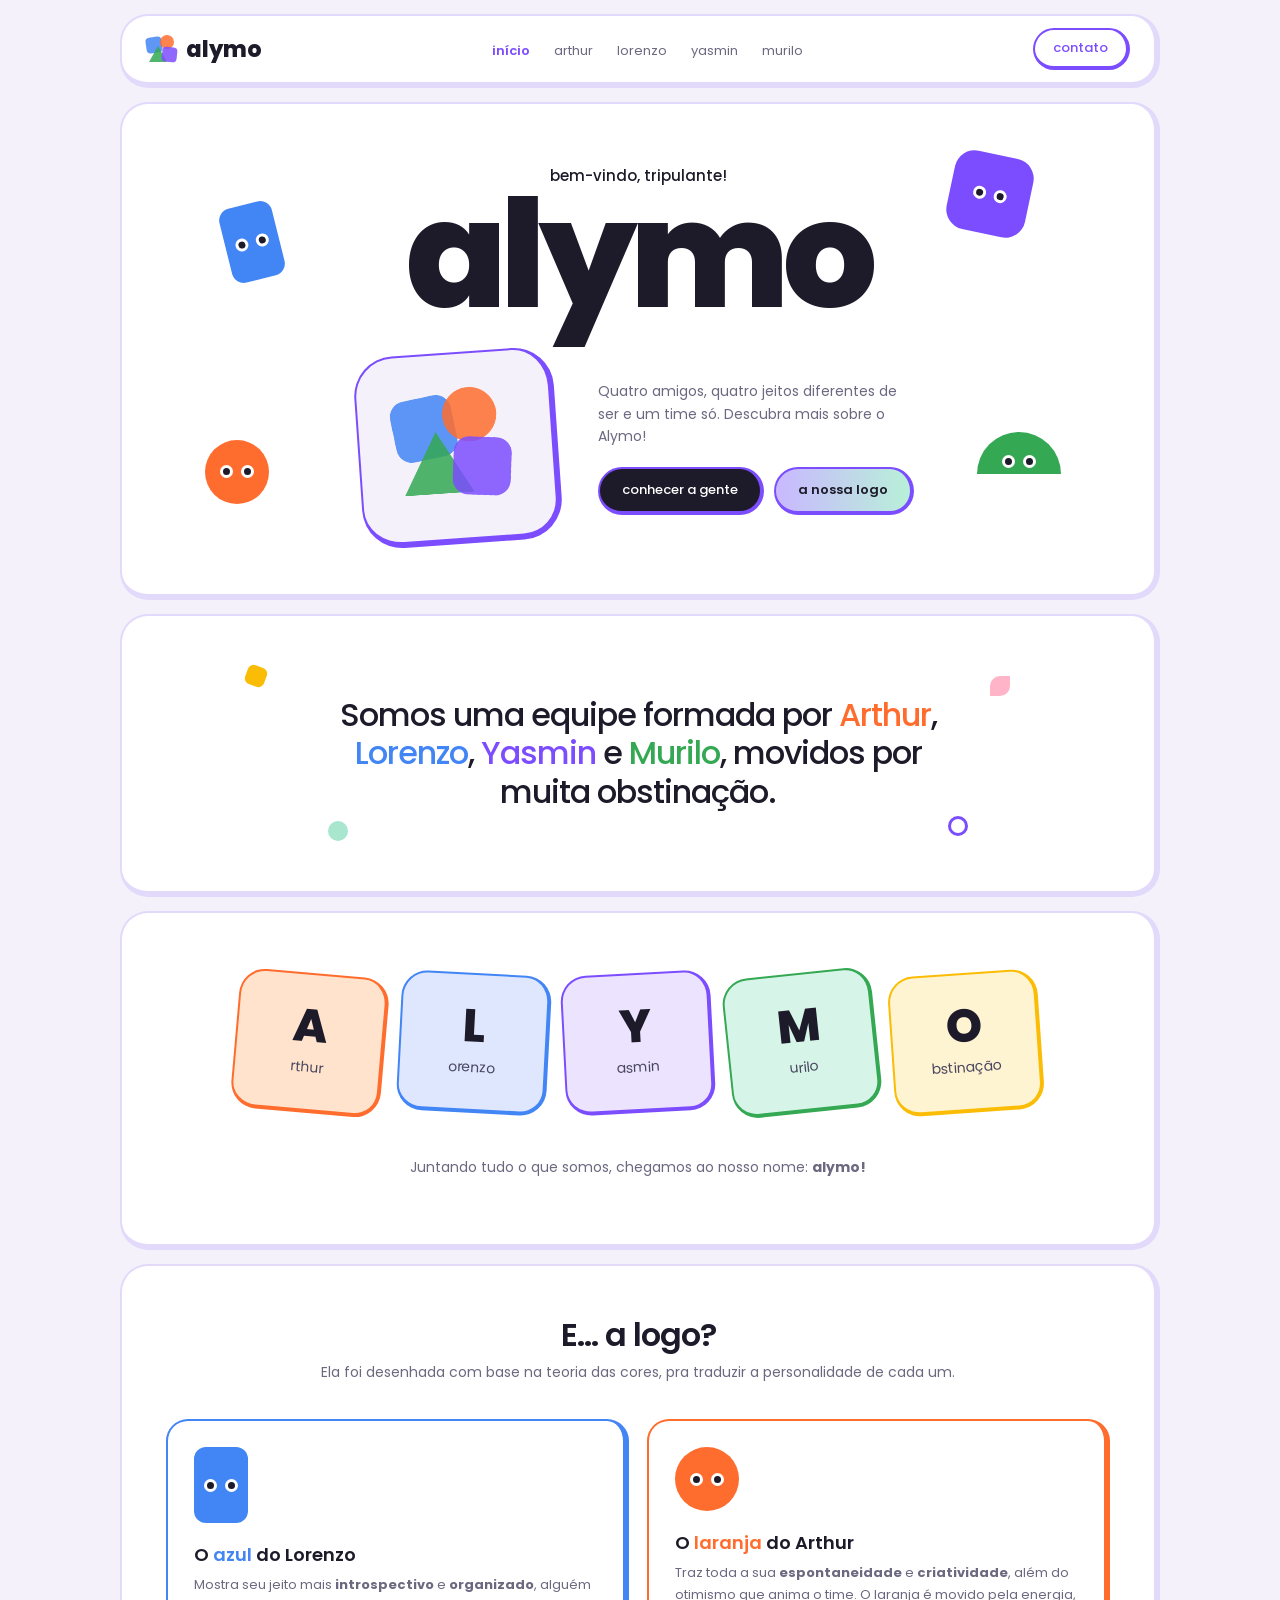
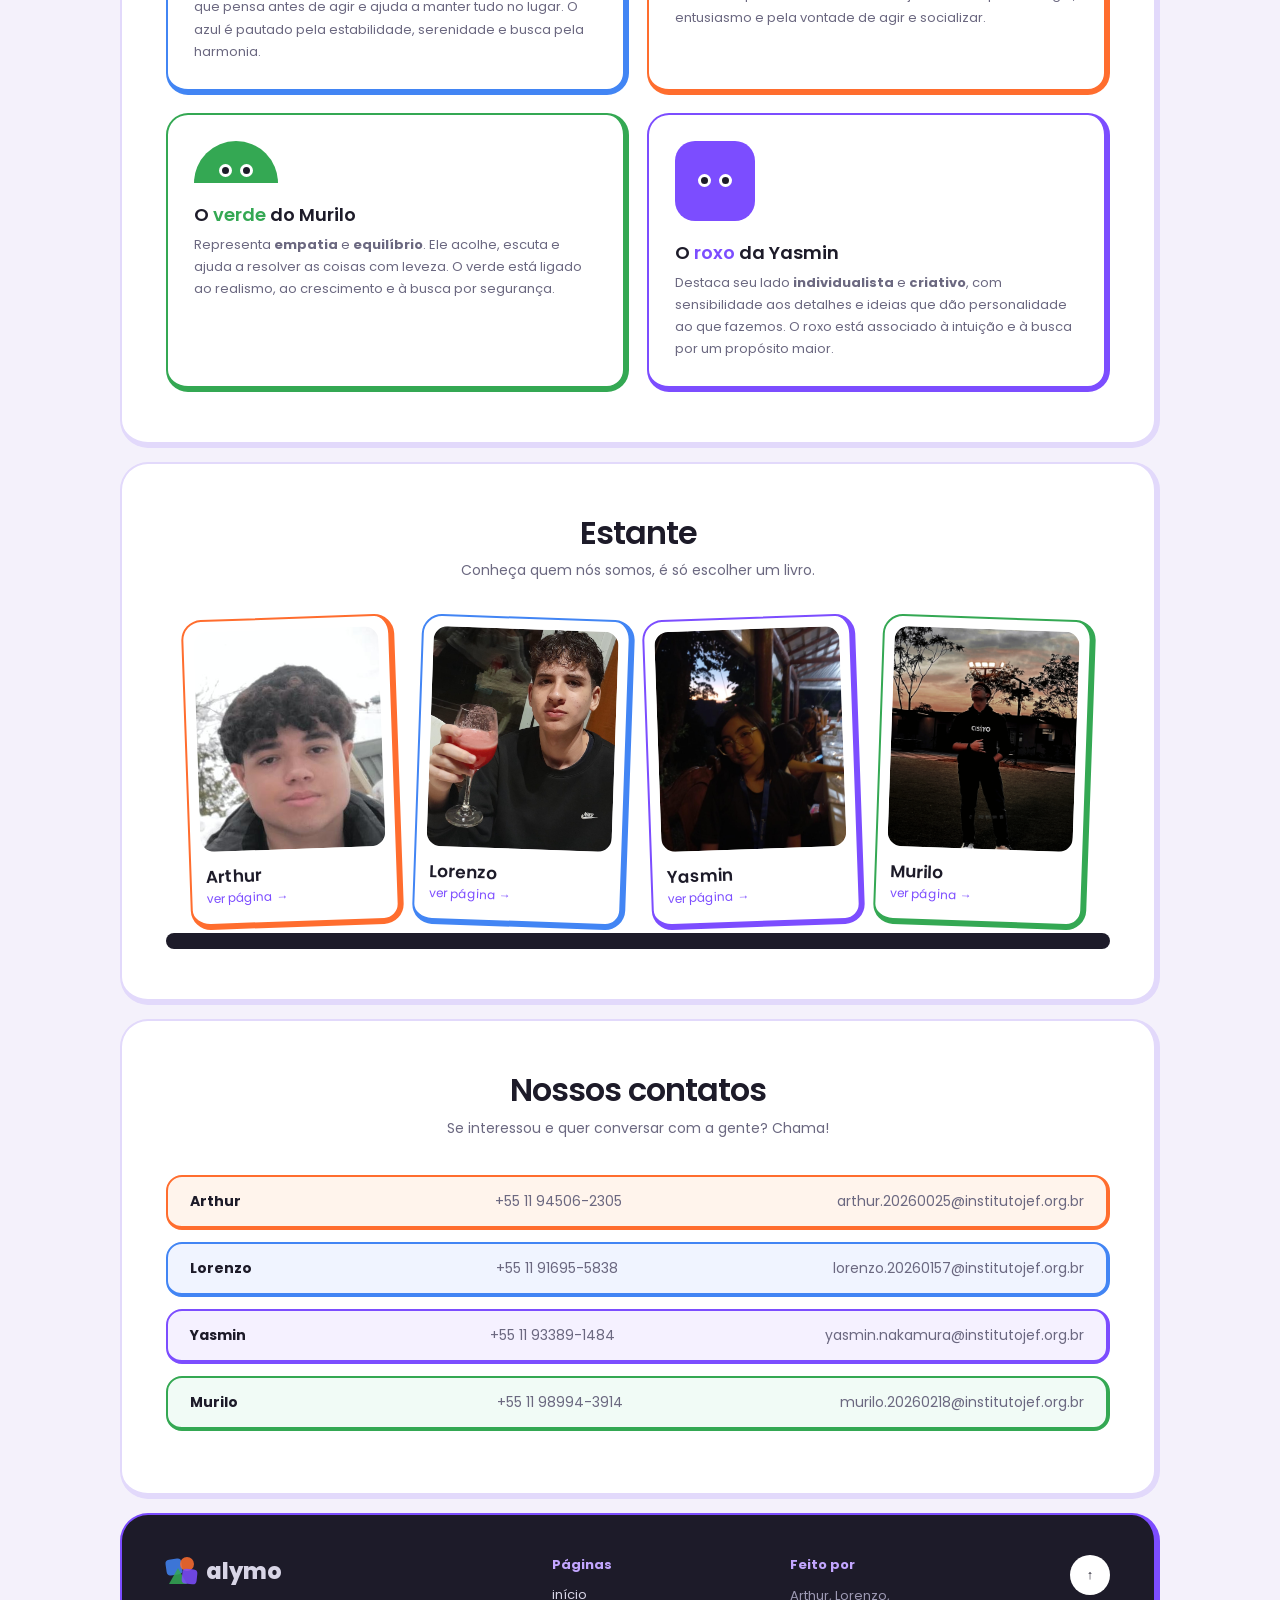
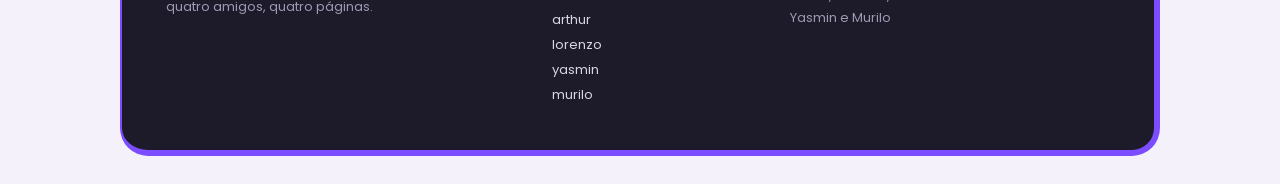
<file: index.html>
<!DOCTYPE html>
<html lang="pt-br">
<head>
    <meta charset="UTF-8">
    <meta name="viewport" content="width=device-width, initial-scale=1.0">
    <title>alymo - início</title>
    <link rel="icon" type="image/png" href="logo_alymo.png">
    <link href="https://fonts.googleapis.com/css2?family=Poppins:wght@400;500;600;800&display=swap" rel="stylesheet">
    <link rel="stylesheet" href="style.css">
</head>
<body>

    <!-- menu -->
    <nav>
        <a href="index.html" class="logo">
            <div class="formas"><span class="f1"></span><span class="f2"></span><span class="f3"></span><span class="f4"></span></div>
            alymo
        </a>
        <div class="links">
            <a href="index.html" class="ativo">início</a>
            <a href="arthur.html">arthur</a>
            <a href="lorenzoPagina.html">lorenzo</a>
            <a href="yasmin.html">yasmin</a>
            <a href="murilo.html">murilo</a>
        </div>
        <a href="#contatos" class="btn borda">contato</a>
    </nav>

    <section class="hero">
        <div class="bicho yasmin" title="yasmin"><i></i><i></i></div>
        <div class="bicho lorenzo" title="lorenzo"><i></i><i></i></div>
        <div class="bicho murilo" title="murilo"><i></i><i></i></div>
        <div class="bicho arthur" title="arthur"><i></i><i></i></div>

        <p class="oi">bem-vindo, tripulante!</p>
        <h1>alymo</h1>

        <div class="hero-baixo">
            <img src="logo_alymo.png" alt="logo alymo" class="logao">
            <div>
                <p>Quatro amigos, quatro jeitos diferentes de ser e um time só. Descubra mais sobre o Alymo!</p>
                <a href="#estante" class="btn preto">conhecer a gente</a>
                <a href="#logo" class="btn cor">a nossa logo</a>
            </div>
        </div>
    </section>

    <!-- quem somos -->
    <section class="frase">
        <span class="enfeite e1"></span><span class="enfeite e2"></span><span class="enfeite e3"></span><span class="enfeite e4"></span>
        <h2>Somos uma equipe formada por <span class="laranja">Arthur</span>, <span class="azulzinho">Lorenzo</span>, <span class="roxo">Yasmin</span> e <span class="verdinho">Murilo</span>, movidos por muita obstinação.</h2>
    </section>

    <section class="numeros">
        <div class="num pessego"><b>A</b>rthur</div>
        <div class="num azul"><b>L</b>orenzo</div>
        <div class="num lilas"><b>Y</b>asmin</div>
        <div class="num verde"><b>M</b>urilo</div>
        <div class="num amarelo"><b>O</b>bstinação</div>
        <p class="sub">Juntando tudo o que somos, chegamos ao nosso nome: <b>alymo!</b></p>
    </section>

    <section id="logo">
        <h2>E... a logo?</h2>
        <p class="sub">Ela foi desenhada com base na teoria das cores, pra traduzir a personalidade de cada um.</p>
        <div class="cards">
            <div class="card">
                <div class="bicho lorenzo"><i></i><i></i></div>
                <h3>O <span class="azulzinho">azul</span> do Lorenzo</h3>
                <p>Mostra seu jeito mais <b>introspectivo</b> e <b>organizado</b>, alguém que pensa antes de agir e ajuda a manter tudo no lugar. O azul é pautado pela estabilidade, serenidade e busca pela harmonia.</p>
            </div>
            <div class="card">
                <div class="bicho arthur"><i></i><i></i></div>
                <h3>O <span class="laranja">laranja</span> do Arthur</h3>
                <p>Traz toda a sua <b>espontaneidade</b> e <b>criatividade</b>, além do otimismo que anima o time. O laranja é movido pela energia, entusiasmo e pela vontade de agir e socializar.</p>
            </div>
            <div class="card">
                <div class="bicho murilo"><i></i><i></i></div>
                <h3>O <span class="verdinho">verde</span> do Murilo</h3>
                <p>Representa <b>empatia</b> e <b>equilíbrio</b>. Ele acolhe, escuta e ajuda a resolver as coisas com leveza. O verde está ligado ao realismo, ao crescimento e à busca por segurança.</p>
            </div>
            <div class="card">
                <div class="bicho yasmin"><i></i><i></i></div>
                <h3>O <span class="roxo">roxo</span> da Yasmin</h3>
                <p>Destaca seu lado <b>individualista</b> e <b>criativo</b>, com sensibilidade aos detalhes e ideias que dão personalidade ao que fazemos. O roxo está associado à intuição e à busca por um propósito maior.</p>
            </div>
        </div>
    </section>

    <!-- estante com a gente -->
    <section id="estante">
        <h2>Estante</h2>
        <p class="sub">Conheça quem nós somos, é só escolher um livro.</p>
        <div class="estante">
            <a href="arthur.html" class="pessoa"><img src="imgArthur/arthur1.jpg" alt="arthur"><h3>Arthur</h3><p>ver página →</p></a>
            <a href="lorenzoPagina.html" class="pessoa"><img src="imagens para o trabalho/eu mesmo.jpg" alt="lorenzo"><h3>Lorenzo</h3><p>ver página →</p></a>
            <a href="yasmin.html" class="pessoa"><img src="yasmin_fotos/yasmin1.jpeg" alt="yasmin"><h3>Yasmin</h3><p>ver página →</p></a>
            <a href="murilo.html" class="pessoa"><img src="MuriloFotos/MuriloFoto.jpeg" alt="murilo"><h3>Murilo</h3><p>ver página →</p></a>
        </div>
        <div class="prateleira"></div>
    </section>

    <section id="contatos">
        <h2>Nossos contatos</h2>
        <p class="sub">Se interessou e quer conversar com a gente? Chama!</p>
        <div class="contato"><b>Arthur</b><span>+55 11 94506-2305</span><a href="mailto:arthur.20260025@institutojef.org.br">arthur.20260025@institutojef.org.br</a></div>
        <div class="contato"><b>Lorenzo</b><span>+55 11 91695-5838</span><a href="mailto:lorenzo.20260157@institutojef.org.br">lorenzo.20260157@institutojef.org.br</a></div>
        <div class="contato"><b>Yasmin</b><span>+55 11 93389-1484</span><a href="mailto:yasmin.nakamura@institutojef.org.br">yasmin.nakamura@institutojef.org.br</a></div>
        <div class="contato"><b>Murilo</b><span>+55 11 98994-3914</span><a href="mailto:murilo.20260218@institutojef.org.br">murilo.20260218@institutojef.org.br</a></div>
    </section>

    <footer>
        <div>
            <a href="index.html" class="logo">
                <div class="formas"><span class="f1"></span><span class="f2"></span><span class="f3"></span><span class="f4"></span></div>
                alymo
            </a>
            <p>quatro amigos, quatro páginas.</p>
        </div>
        <div>
            <h4>Páginas</h4>
            <a href="index.html">início</a>
            <a href="arthur.html">arthur</a>
            <a href="lorenzoPagina.html">lorenzo</a>
            <a href="yasmin.html">yasmin</a>
            <a href="murilo.html">murilo</a>
        </div>
        <div>
            <h4>Feito por</h4>
            <p>Arthur, Lorenzo,<br>Yasmin e Murilo</p>
        </div>
        <a href="#" class="topo">↑</a>
    </footer>

</body>
</html>
</file>
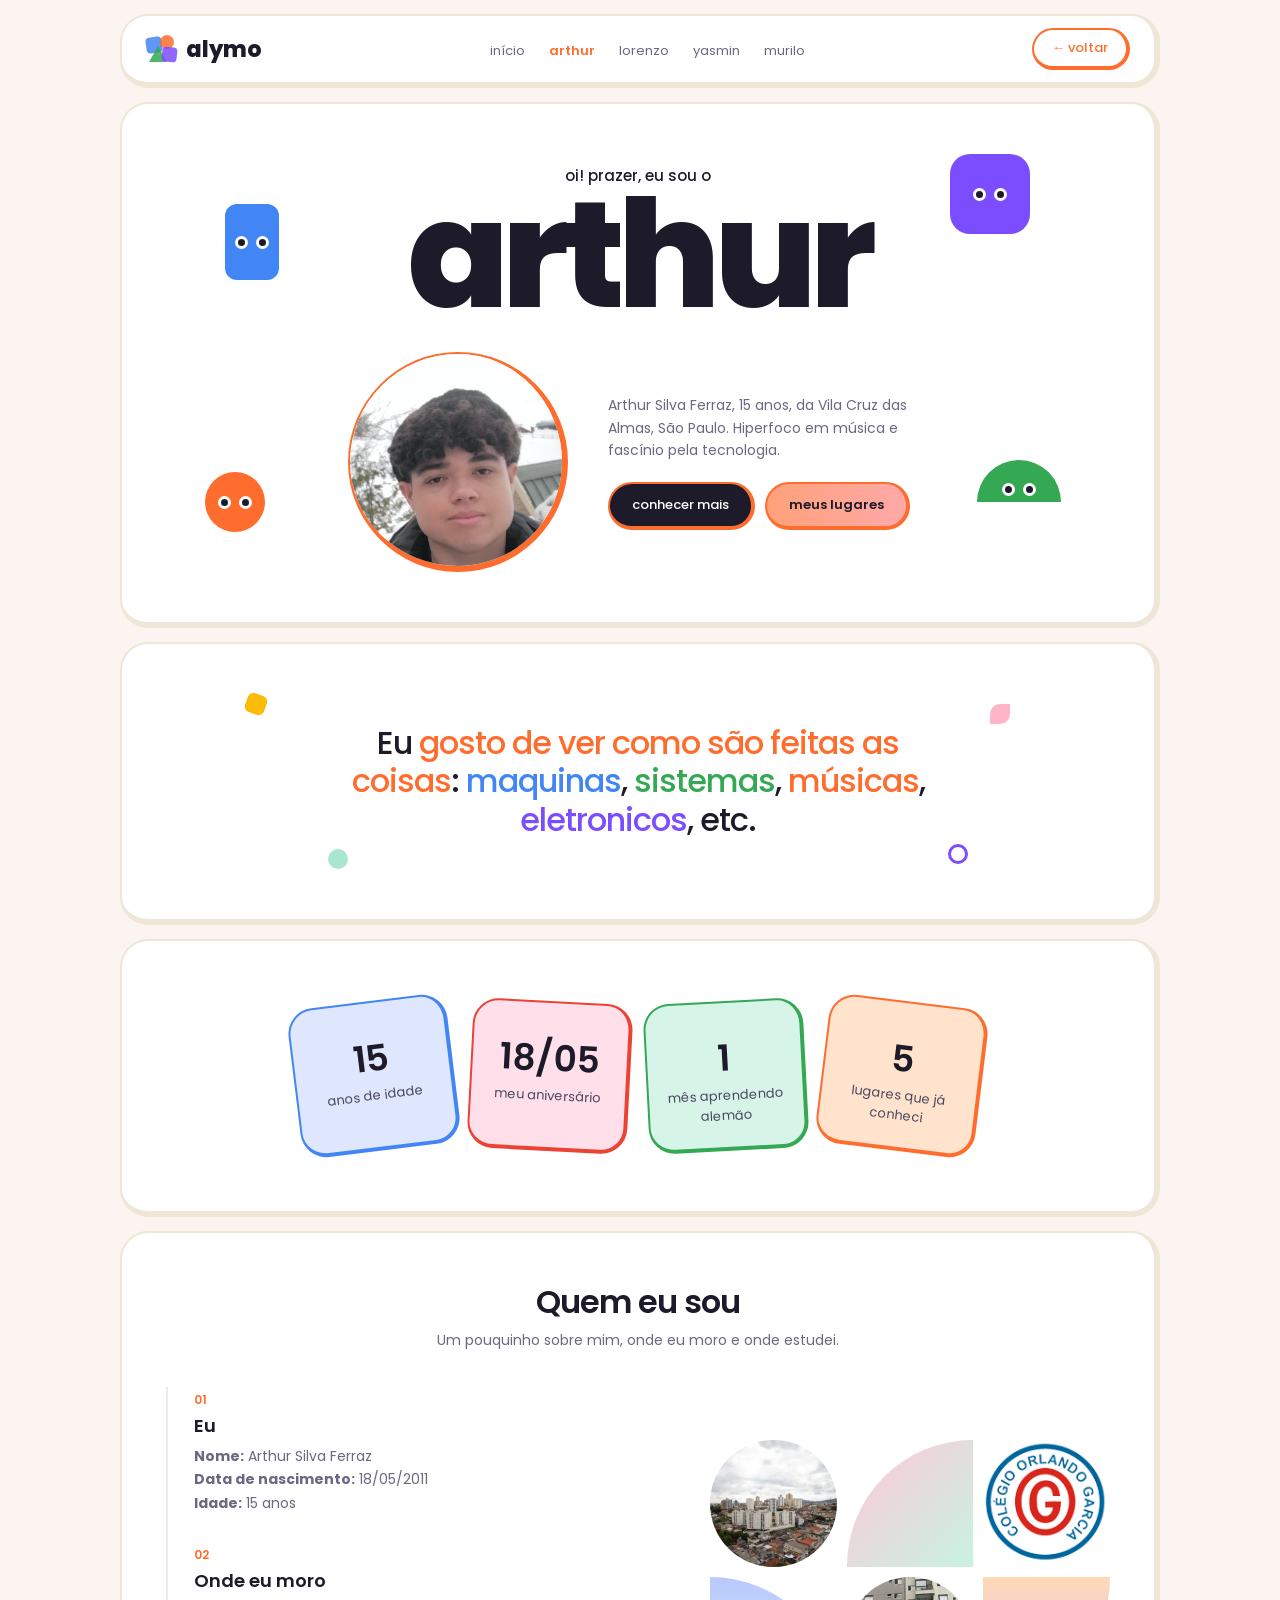
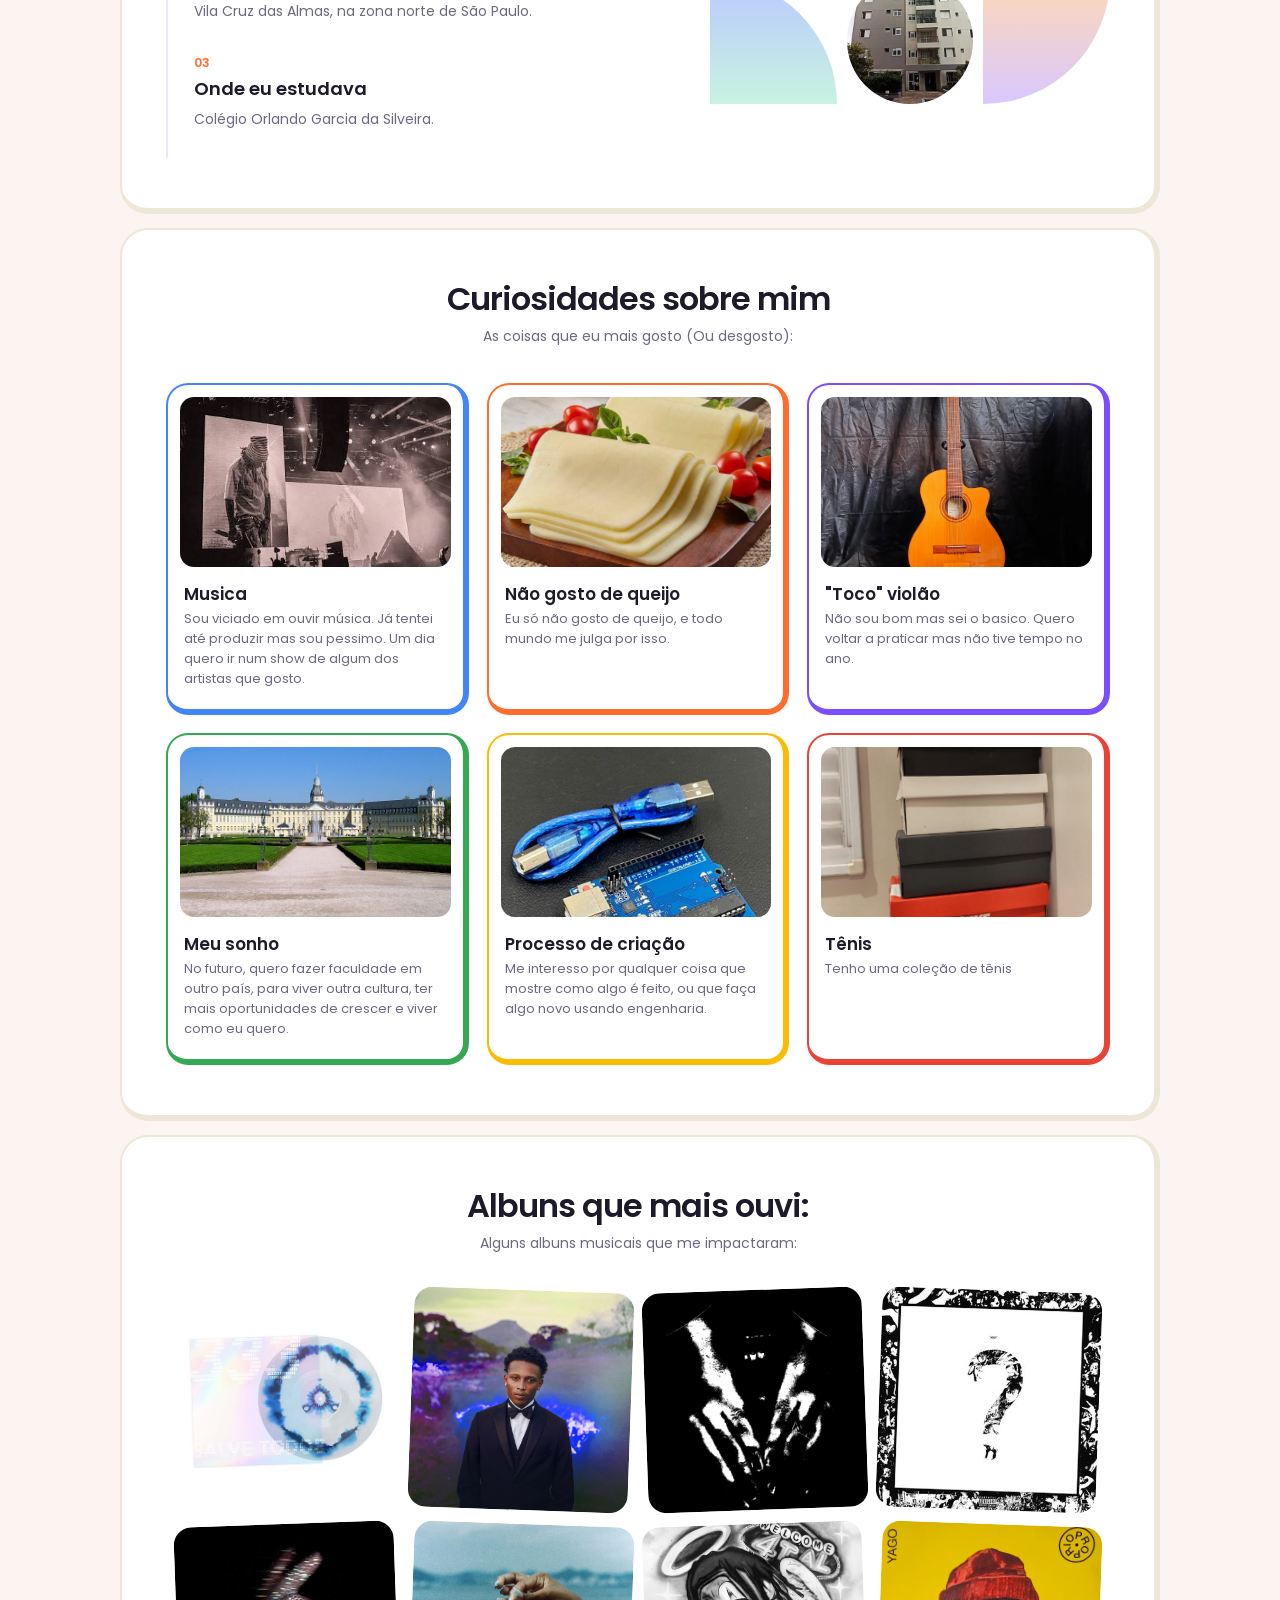
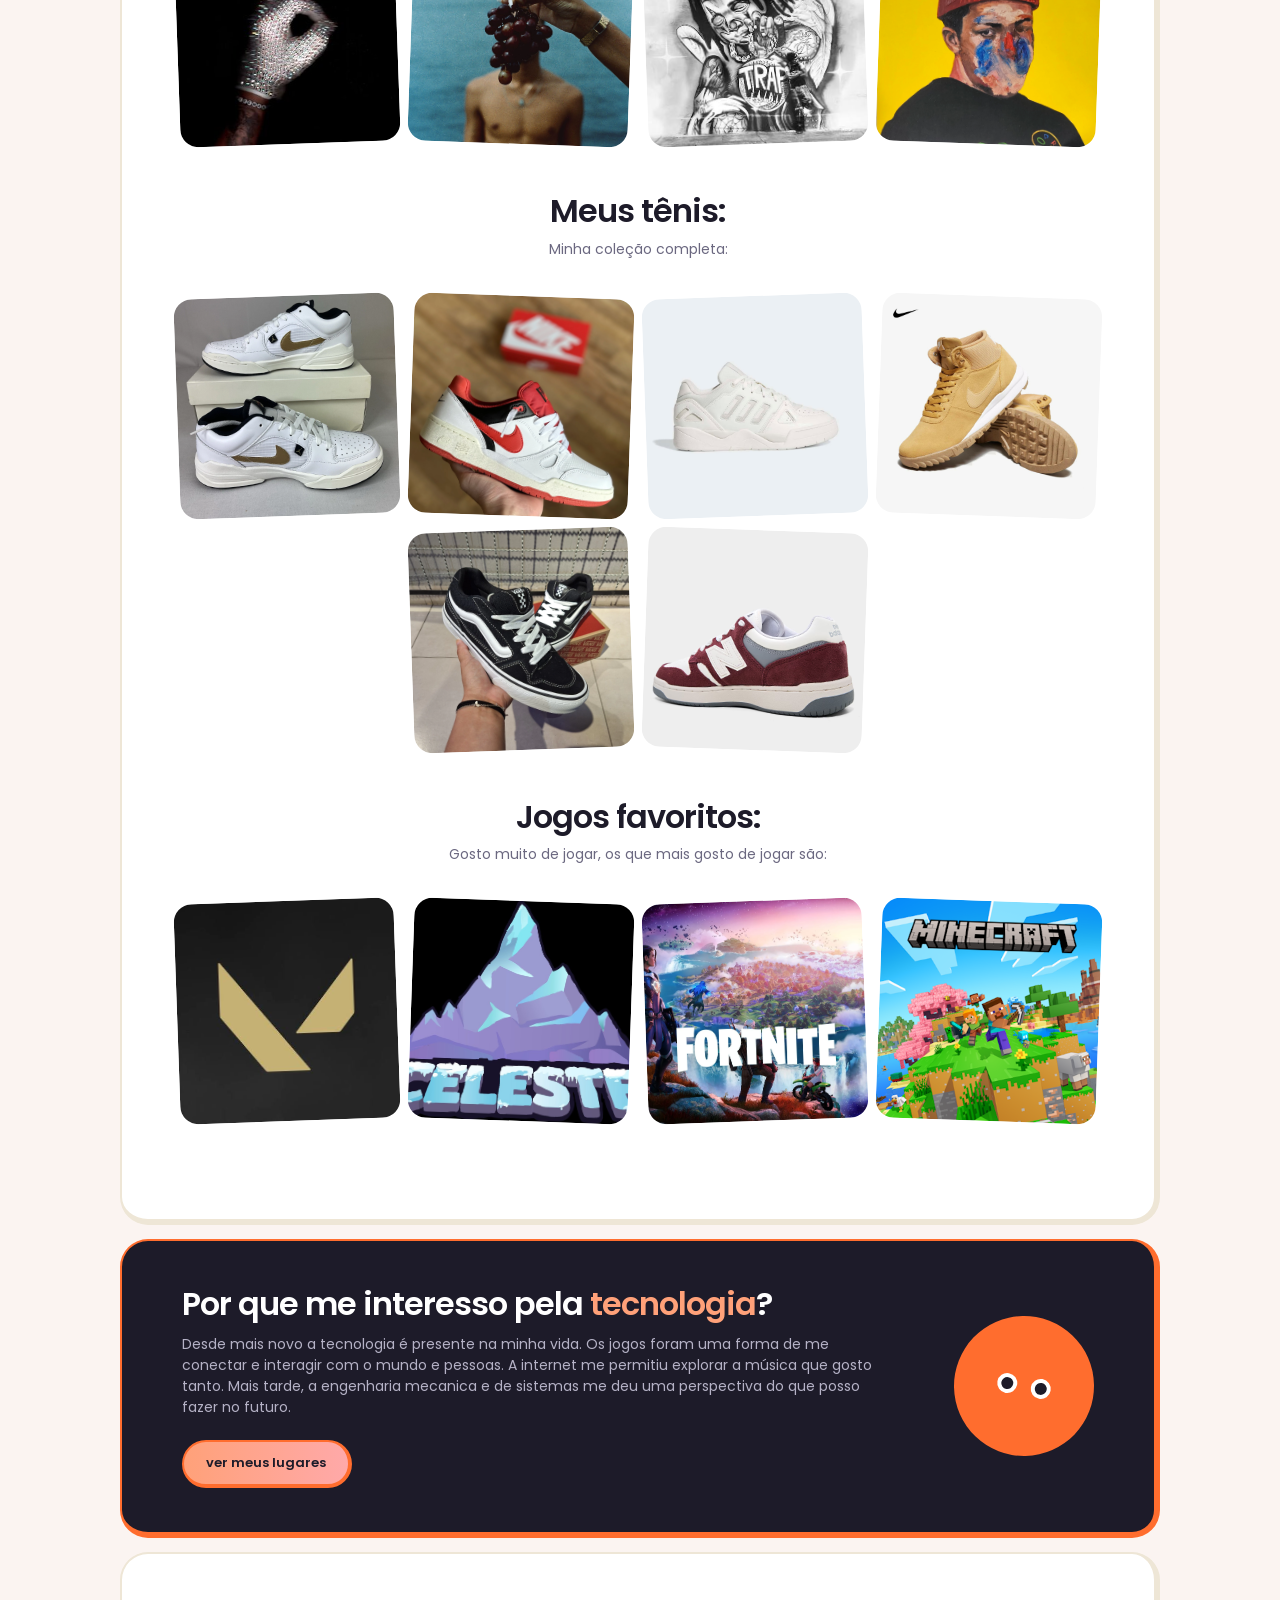
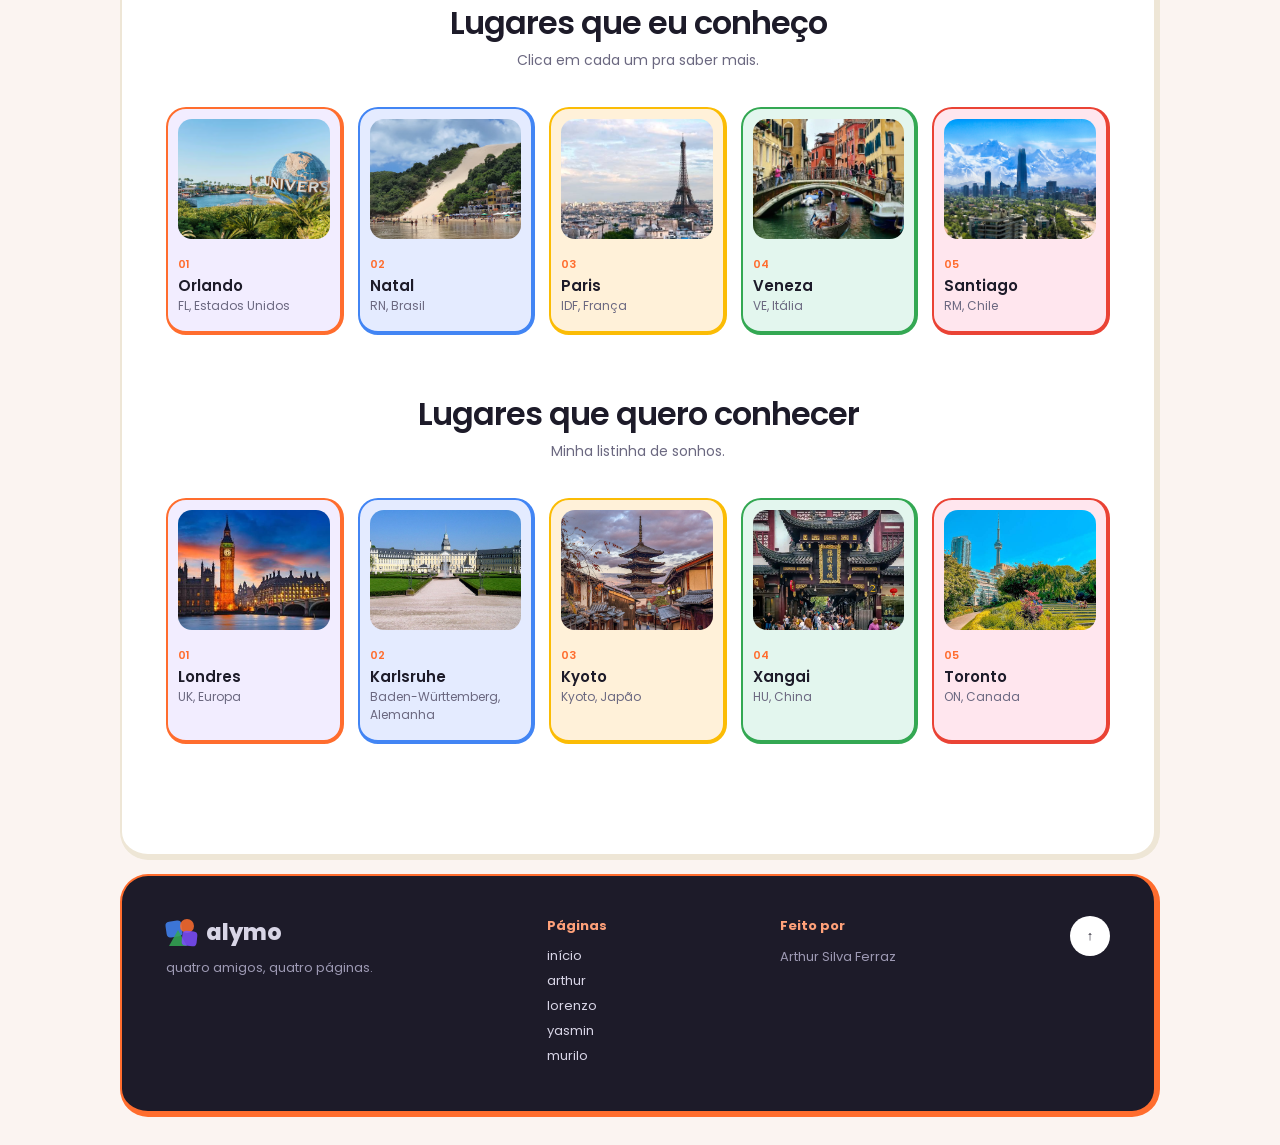
<file: arthur.html>
<!DOCTYPE html>
<html lang="pt-br">
<head>
    <meta charset="UTF-8">
    <meta name="viewport" content="width=device-width, initial-scale=1.0">
    <title>alymo - arthur</title>
    <link rel="icon" type="image/png" href="logo_alymo.png">
    <link href="https://fonts.googleapis.com/css2?family=Poppins:wght@400;500;600;800&display=swap" rel="stylesheet">
    <link rel="stylesheet" href="arthur.css">
</head>
<body>

    <!--------------- TOPBAR ------------------->
    <nav>
        <a href="index.html" class="logo">
            <div class="formas"><span class="f1"></span><span class="f2"></span><span class="f3"></span><span class="f4"></span></div>
            alymo
        </a>
        <div class="links">
            <a href="index.html">início</a>
            <a href="arthur.html" class="ativo">arthur</a>
            <a href="lorenzoPagina.html">lorenzo</a>
            <a href="yasmin.html" >yasmin</a>
            <a href="murilo.html">murilo</a>
        </div>
        <a href="index.html" class="btn borda">← voltar</a>
    </nav>

    <!---------- HERO -------->
    <section class="hero">
        <div class="bicho b1" title="yasmin"><i></i><i></i></div>
        <div class="bicho b2" title="lorenzo"><i></i><i></i></div>
        <div class="bicho b3" title="arthur"><i></i><i></i></div>
        <div class="bicho b4" title="murilo"><i></i><i></i></div>

        <p class="oi">oi! prazer, eu sou o</p>
        <h1>arthur</h1>

        <div class="hero-baixo">
            <img src="imgArthur/arthur1.jpg" alt="Arthur" class="eu">
            <div>
                <p>Arthur Silva Ferraz, 15 anos, da Vila Cruz das Almas, São Paulo. Hiperfoco em música e fascínio pela tecnologia.</p>
                <a href="#sobre" class="btn preto">conhecer mais</a>
                <a href="#lugares" class="btn cor">meus lugares</a>
            </div>
        </div>
    </section>

    <section class="frase">
        <span class="enfeite e1"></span><span class="enfeite e2"></span><span class="enfeite e3"></span><span class="enfeite e4"></span>
        <h2>Eu <span class="laranja">gosto de ver como são feitas as coisas</span>: <span class="azulzinho">maquinas</span>, <span class="verdinho">sistemas</span>,<span class="laranja"> músicas</span>, <span class="roxo">eletronicos</span>, etc.</h2>
    </section>

    <section class="numeros">
        <div class="num azul"><b>15</b>anos de idade</div>
        <div class="num rosa"><b>18/05</b>meu aniversário</div>
        <div class="num verde"><b>1</b>mês aprendendo alemão</div>
        <div class="num pessego"><b>5</b>lugares que já conheci</div>
    </section>

    <section id="sobre">
        <h2>Quem eu sou</h2>
        <p class="sub">Um pouquinho sobre mim, onde eu moro e onde estudei.</p>
        <div class="duas">
            <div class="info">
                <div class="item">
                    <span>01</span>
                    <h3>Eu</h3>
                    <p><b>Nome:</b> Arthur Silva Ferraz<br><b>Data de nascimento:</b> 18/05/2011<br><b>Idade:</b> 15 anos</p>
                </div>
                <div class="item">
                    <span>02</span>
                    <h3>Onde eu moro</h3>
                    <p>Vila Cruz das Almas, na zona norte de São Paulo.</p>
                </div>
                <div class="item">
                    <span>03</span>
                    <h3>Onde eu estudava</h3>
                    <p>Colégio Orlando Garcia da Silveira.</p>
                </div>
            </div>
            <div class="mosaico">
                <img src="imgArthur/vila_cruz_das_almas.webp" alt="pirituba">
                <div class="q1"></div>
                <img src="imgArthur/colégio orlando garcia.png" alt="Orlando Garcia">
                <div class="q2"></div>
                <img src="imgArthur/foto_do_meu_predio.webp" alt="Prédio onde moro">
                <div class="q3"></div>
            </div>
        </div>
    </section>

    <section>
        <h2>Curiosidades sobre mim</h2>
        <p class="sub">As coisas que eu mais gosto (Ou desgosto): </p>
        <div class="cards">
            <div class="card">
                <img src="imgArthur/show_brandao.jpg" alt="Imagem de um show">
                <h3>Musica</h3>
                <p>Sou viciado em ouvir música. Já tentei até produzir mas sou pessimo. Um dia quero ir num show de algum dos artistas que gosto.</p>
            </div>
            <div class="card">
                <img src="imgArthur/queijo.jpeg" alt="queijo">
                <h3>Não gosto de queijo</h3>
                <p>Eu só não gosto de queijo, e todo mundo me julga por isso.</p>
            </div>
            <div class="card">
                <img src="imgArthur/violao.webp" alt="violão">
                <h3>"Toco" violão</h3>
                <p>Não sou bom mas sei o basico. Quero voltar a praticar mas não tive tempo no ano.</p>
            </div>
            <div class="card">
                <img src="imgArthur/kit.jpeg" alt="violino">
                <h3>Meu sonho</h3>
                <p>No futuro, quero fazer faculdade em outro país, para viver outra cultura, ter mais oportunidades de crescer e viver como eu quero.</p>
            </div>
            <div class="card">
                <img src="imgArthur/chip_arduino.jpg" alt="gatas" class="gatas">
                <h3>Processo de criação</h3>
                <p>Me interesso por qualquer coisa que mostre como algo é feito, ou que faça algo novo usando engenharia.</p>
            </div>
            <div class="card">
                <img src="imgArthur/colecao_tenis.jpeg" alt="Minha coleção de tênis">
                <h3>Tênis </h3>
                <p>Tenho uma coleção de tênis</p>
            </div>
        </div>
    </section>

    <!-- galeria das minhas coisas -->
    <section>
        <h2>Albuns que mais ouvi:</h2>
        <p class="sub">Alguns albuns musicais que me impactaram:</p>

        <div class="compilado-imagens">
            <img src="imgArthur/333.jpeg" alt="333">
            <img src="imgArthur/caos_dlx.jpg" alt="CAOS">
            <img src="imgArthur/psiko_radio.avif" alt="Psiiiko radio">
            <img src="imgArthur/xxxtentacion_album.jpg" alt="? - XXXTentacion">
            <img src="imgArthur/iceman.jpg" alt="ICEMAN">
            <img src="imgArthur/garoto_oceano.jpg" alt="Garoto Oceano">
            <img src="imgArthur/isso_e_trap_mixtape.jpg" alt="Brandão">
            <img src="imgArthur/OPROPRIO.webp" alt="Opropio - Yago Opropio">
        </div>

        <h2>Meus tênis:</h2>
        <p class="sub">Minha coleção completa:</p>
        <div class="compilado-imagens">
            <img src="imgArthur/stadium_90.webp" alt="Jordan Stadium 90 Metallic Gold">
            <img src="imgArthur/full_force.webp" alt="Nike Full Force Vermelho e Branco">
            <img src="imgArthur/midcity.avif" alt="Adidas Midcity Low branco">
            <img src="imgArthur/hoodland_suede.jpg" alt="Nike Hoodland Suede Haystack">
            <img src="imgArthur/caldrone.webp" alt="Vans Caldrone preto">
            <img src="imgArthur/nb_480.avif" alt="New Balance 480 Vinho">

        </div>

        <h2>Jogos favoritos:</h2>
        <p class="sub">Gosto muito de jogar, os que mais gosto de jogar são:</p>
        <div class="compilado-imagens">
            <img src="imgArthur/valorant.jpg" alt="Valorant">
            <img src="imgArthur/celeste.jpg" alt="Celeste">
            <img src="imgArthur/fortnite.webp" alt="Fortnite">
            <img src="imgArthur/Minecraft.png" alt="Minecraft">
        </div>
    </section>

    <section class="banner">
        <div>
            <h2>Por que me interesso pela <span>tecnologia</span>?</h2>
            <p>Desde mais novo a tecnologia é presente na minha vida. Os jogos foram uma forma de me conectar e interagir com o mundo e pessoas. A internet me permitiu explorar a música que gosto tanto. Mais tarde, a engenharia mecanica e de sistemas me deu uma perspectiva do que posso fazer no futuro.</p>
            <a href="#lugares" class="btn cor">ver meus lugares</a>
        </div>
        <div class="bicho b3"><i></i><i></i></div>
    </section>

    <section id="lugares">
        <h2>Lugares que eu conheço</h2>
        <p class="sub">Clica em cada um pra saber mais.</p>
        <div class="lugares">
            <a href="https://pt.wikipedia.org/wiki/Orlando" target="_blank" class="lugar"><img src="imgArthur/orlando.avif" alt="Imagem de Orlando, Florida"><span>01</span><h3>Orlando</h3><p>FL, Estados Unidos</p></a>

            <a href="https://pt.wikipedia.org/wiki/Natal_(Rio_Grande_do_Norte)" target="_blank" class="lugar"><img src="imgArthur/Natal.jpg" alt="Imagem do Morro do Careca, Natal">
            <span>02</span><h3>Natal</h3><p>RN, Brasil</p></a>

            <a href="https://pt.wikipedia.org/wiki/Paris" target="_blank" class="lugar"><img src="imgArthur/Paris.jpg" alt="Imagem de Paris com a Torre Eiffel no fundo"><span>03</span><h3>Paris</h3><p>IDF, França</p></a>

            <a href="https://pt.wikipedia.org/wiki/Veneza" target="_blank" class="lugar"><img src="imgArthur/Veneza.webp" alt="Imagem das ruas de Veneza, Itália"><span>04</span><h3>Veneza</h3><p>VE, Itália</p></a>

            <a href="https://pt.wikipedia.org/wiki/Santiago_(Chile)" target="_blank" class="lugar"><img src="imgArthur/santiago.webp" alt="Imagem das ruas de Gramado"><span>05</span><h3>Santiago</h3><p>RM, Chile</p></a>
        </div>

        <h2>Lugares que quero conhecer</h2>
        <p class="sub">Minha listinha de sonhos.</p>
        <div class="lugares">
            <a href="https://pt.wikipedia.org/wiki/Londres" target="_blank" class="lugar"><img src="imgArthur/Inglaterra.jpg" alt="Imagem de Londres"><span>01</span><h3>Londres</h3><p>UK, Europa</p></a>

            <a href="https://pt.wikipedia.org/wiki/Karlsruhe" target="_blank" class="lugar"><img src="imgArthur/kit.jpeg" alt="Karlsruhe Institute of Technology (KIT)"><span>02</span><h3>Karlsruhe</h3><p>Baden-Württemberg, Alemanha</p></a>

            <a href="https://pt.wikipedia.org/wiki/Quioto" target="_blank" class="lugar"><img src="imgArthur/kyoto.jpg" alt="Kyoto"><span>03</span><h3>Kyoto</h3><p>Kyoto, Japão</p></a>

            <a href="https://pt.wikipedia.org/wiki/Xangai" target="_blank" class="lugar"><img src="imgArthur/xangai.webp" alt="Xangai"><span>04</span><h3>Xangai</h3><p>HU, China</p></a>

            <a href="https://pt.wikipedia.org/wiki/Toronto" target="_blank" class="lugar"><img src="imgArthur/toronto.jpg" alt="Toronto"><span>05</span><h3>Toronto</h3><p>ON, Canada</p></a>
        </div>
    </section>

    <footer>
        <div>
            <a href="index.html" class="logo">
                <div class="formas"><span class="f1"></span><span class="f2"></span><span class="f3"></span><span class="f4"></span></div>
                alymo
            </a>
            <p>quatro amigos, quatro páginas.</p>
        </div>
        <div>
            <h4>Páginas</h4>
            <a href="index.html">início</a>
            <a href="arthur.html">arthur</a>
            <a href="lorenzoPagina.html">lorenzo</a>
            <a href="yasmin.html">yasmin</a>
            <a href="murilo.html">murilo</a>
        </div>
        <div>
            <h4>Feito por</h4>
            <p>Arthur Silva Ferraz</p>
        </div>
        <a href="#" class="topo">↑</a>
    </footer>

</body>
</html>
</file>
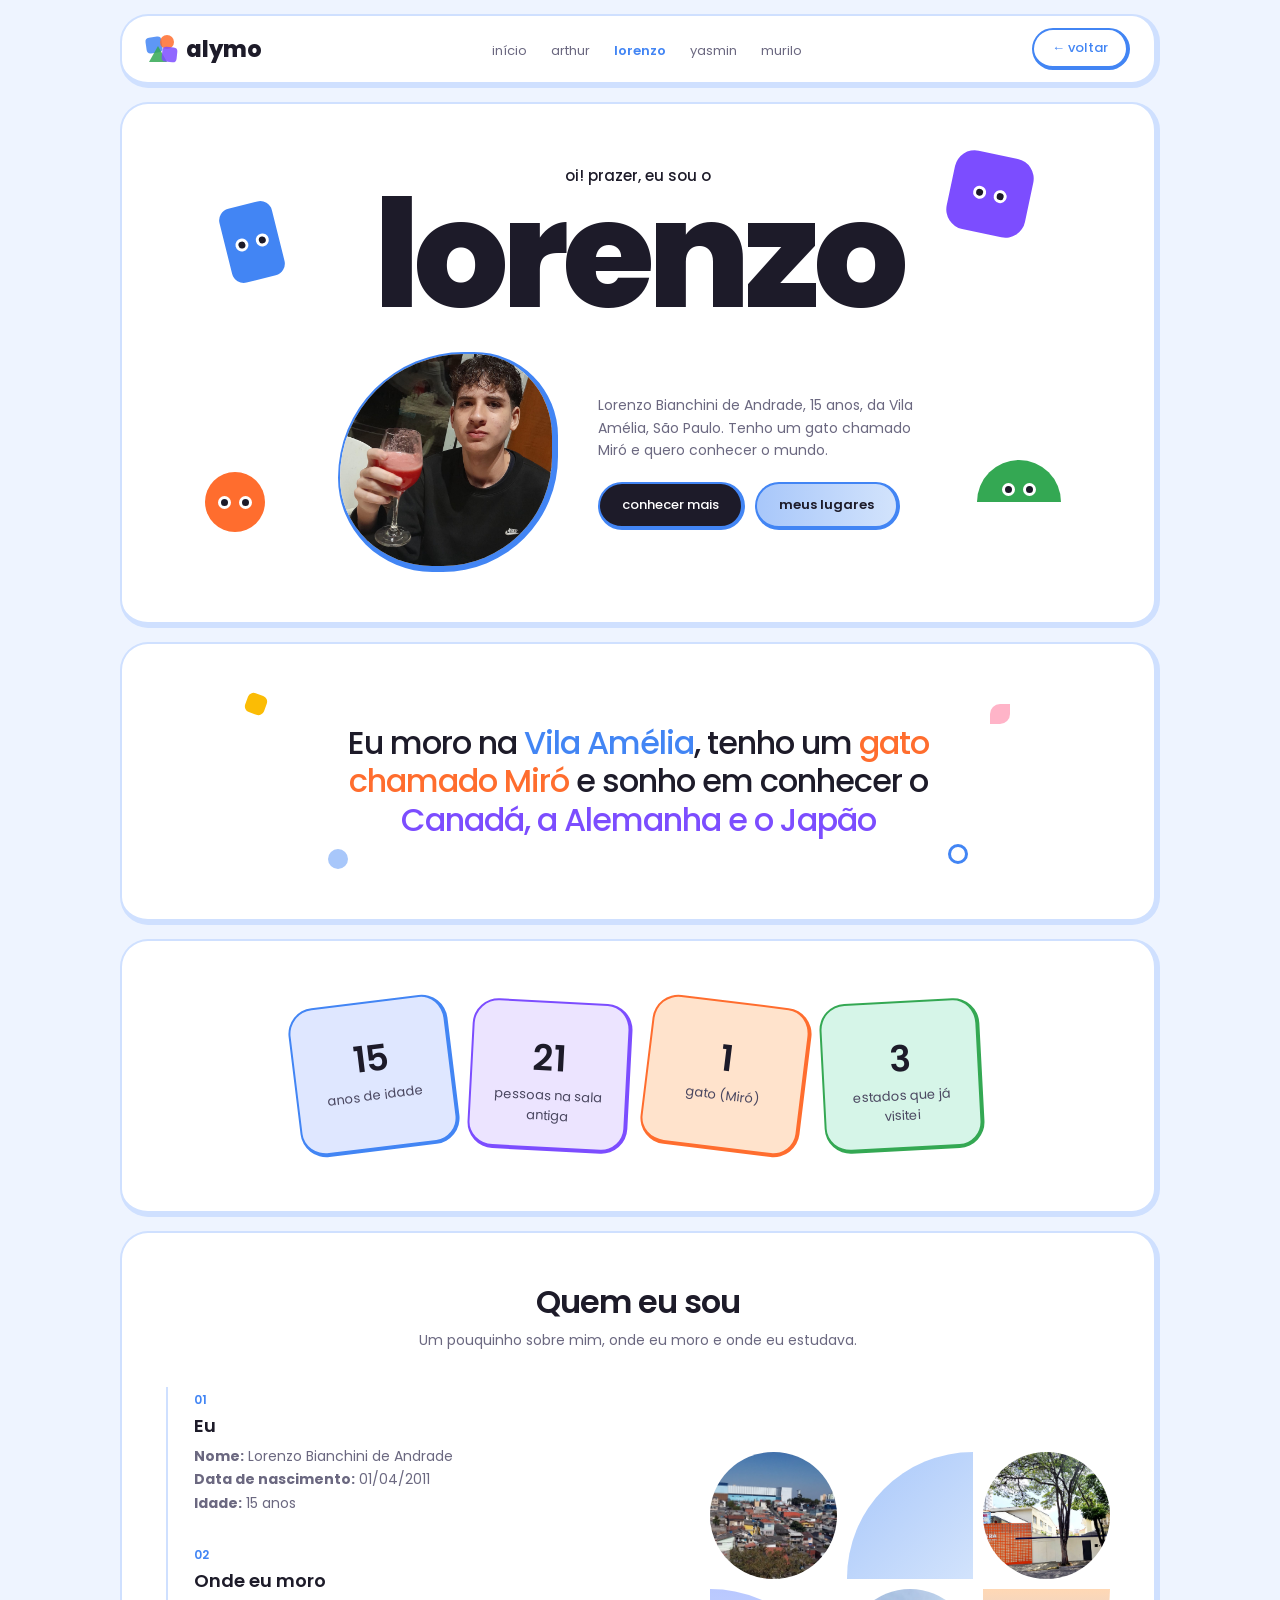
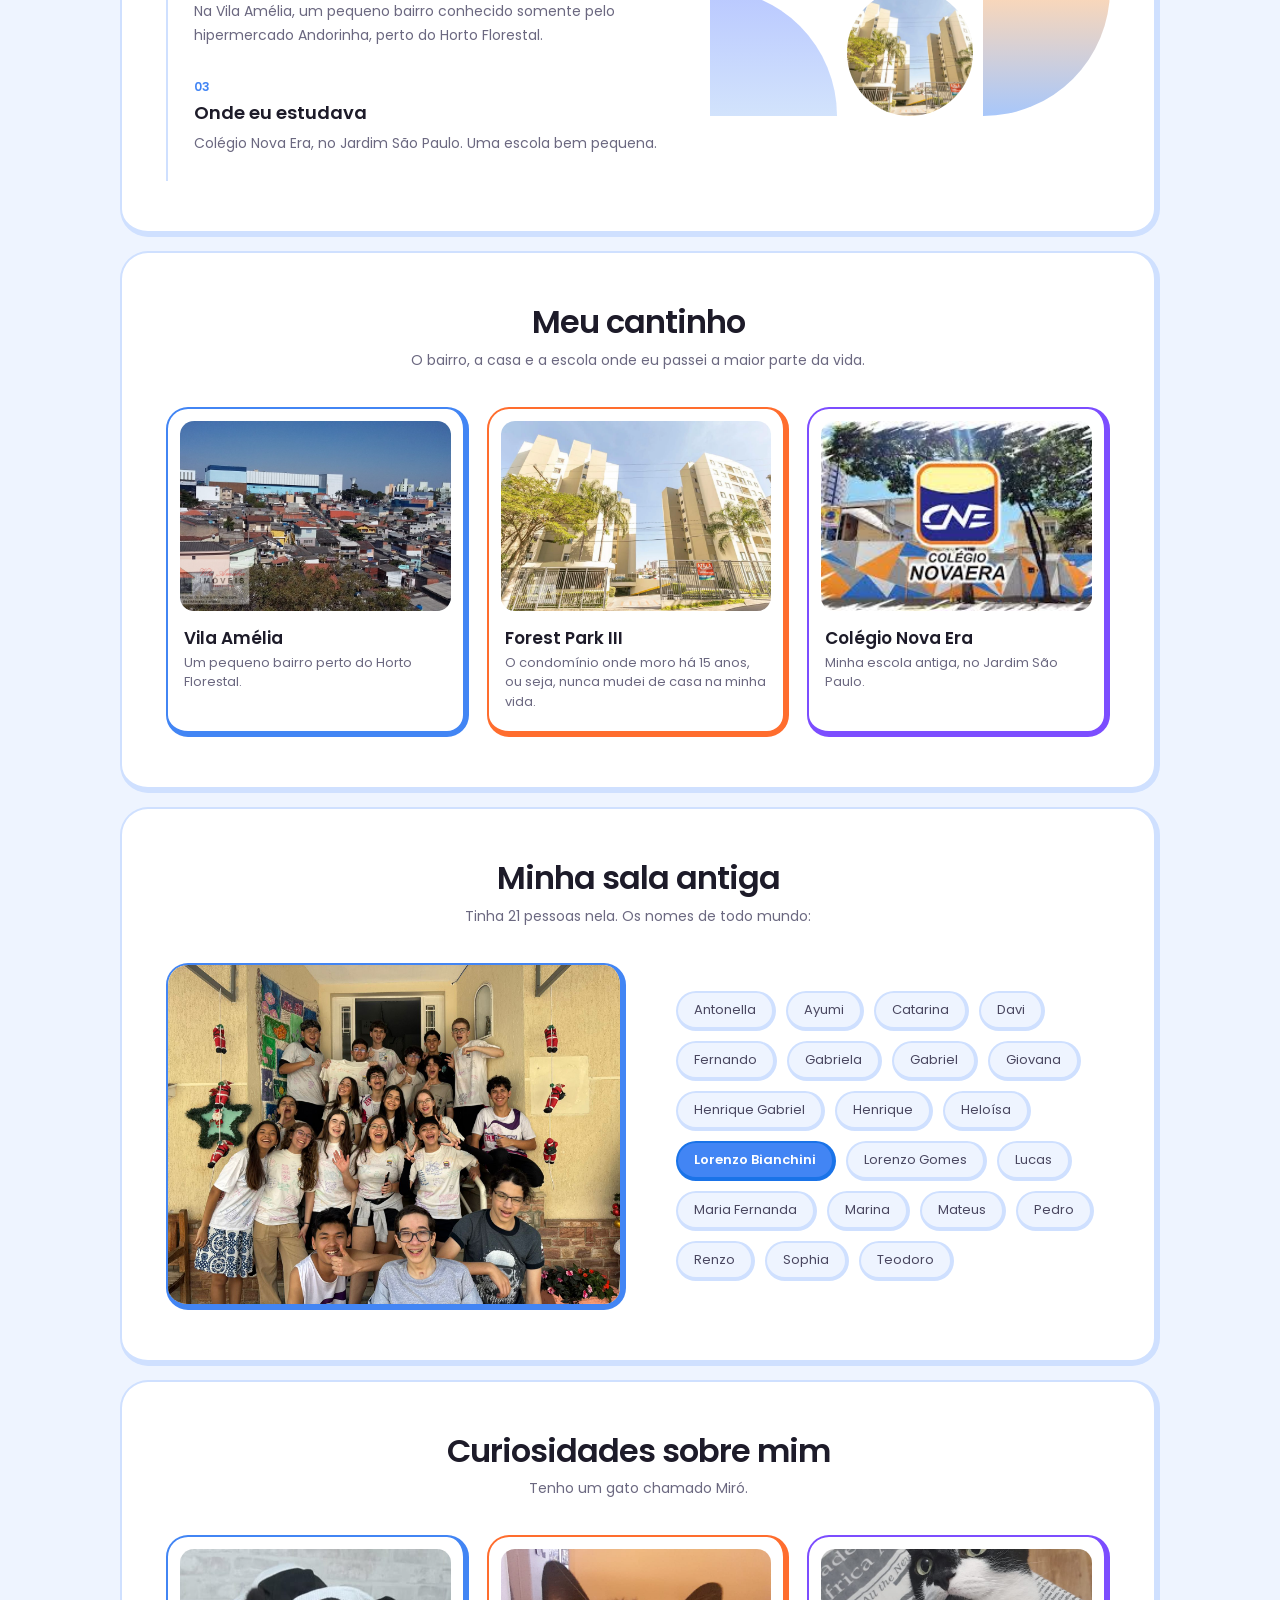
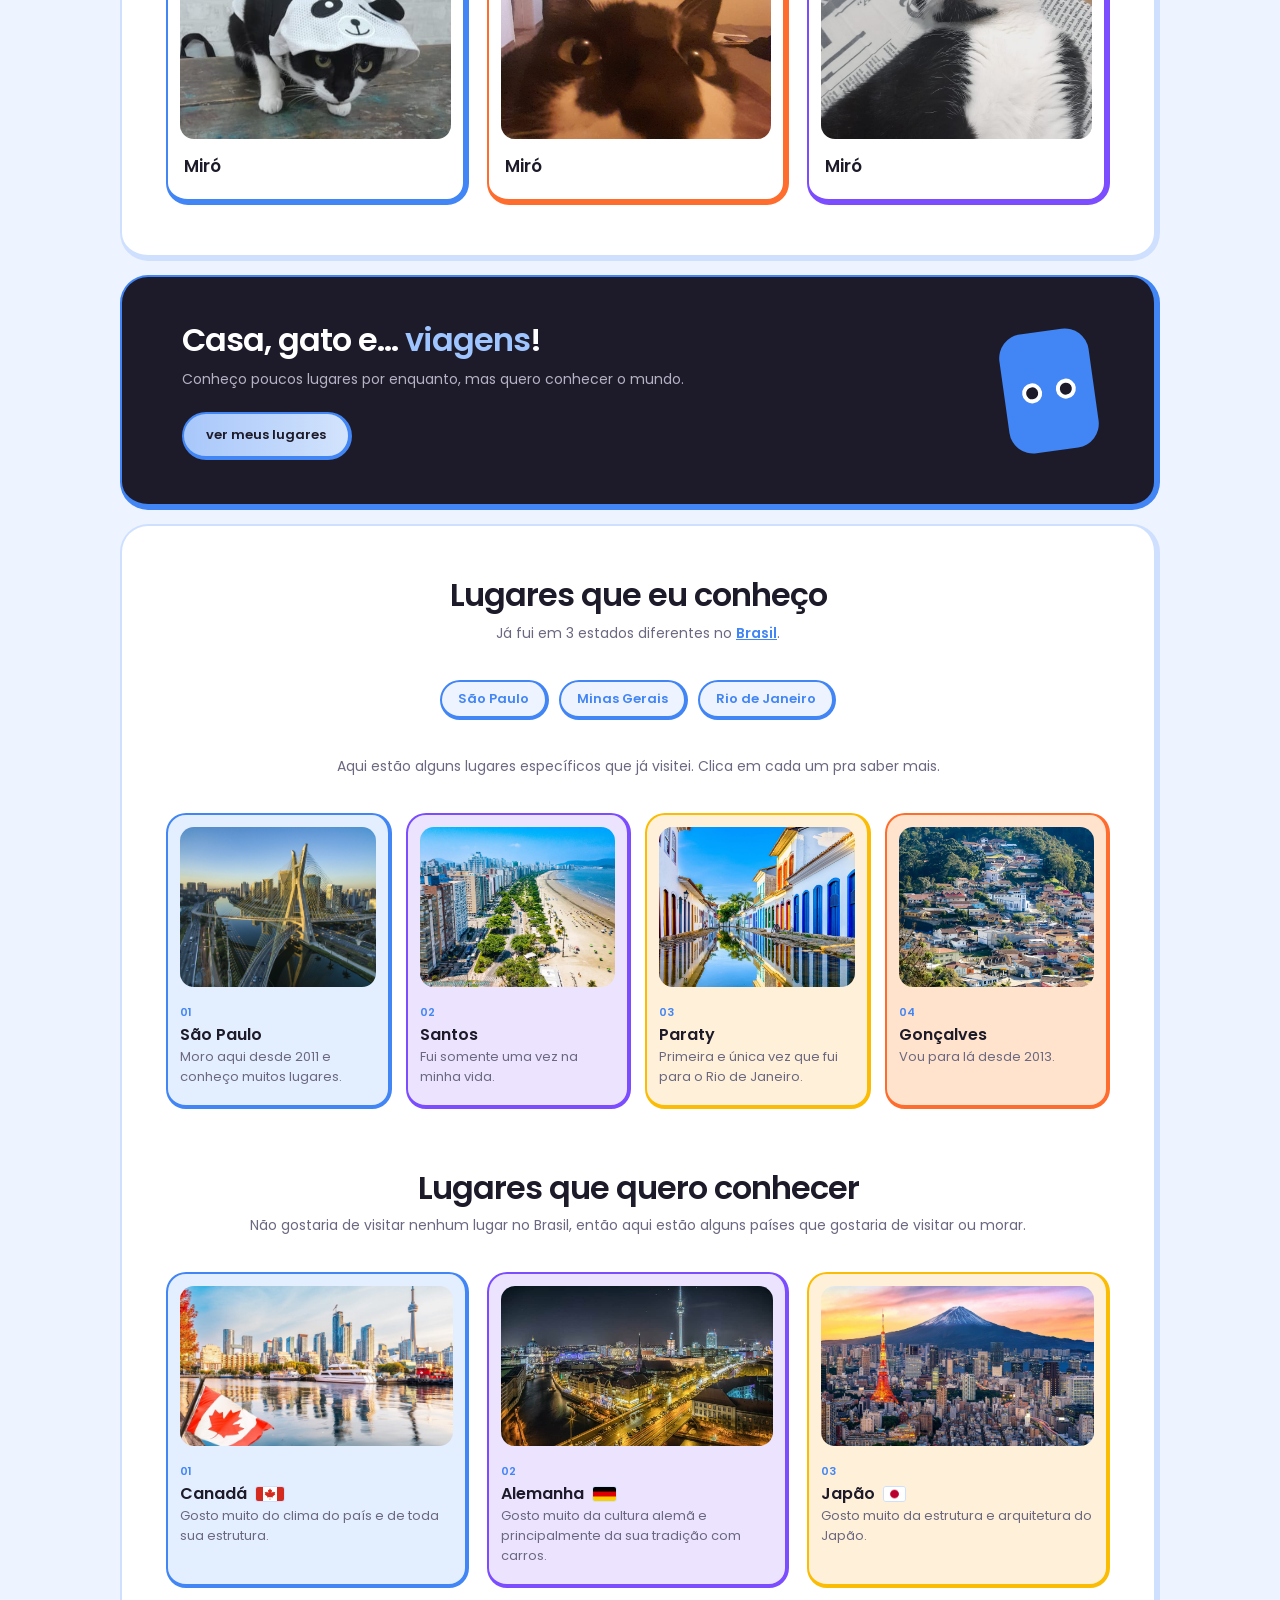
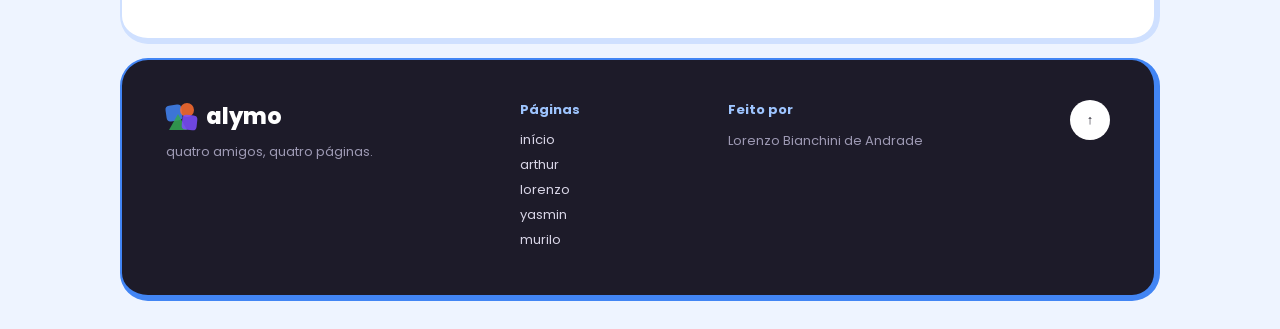
<file: lorenzoPagina.html>
<!DOCTYPE html>
<html lang="pt-br">
<head>
    <meta charset="UTF-8">
    <meta name="viewport" content="width=device-width, initial-scale=1.0">
    <title>alymo - lorenzo</title>
    <link rel="icon" type="image/png" href="logo_alymo.png">
    <link href="https://fonts.googleapis.com/css2?family=Poppins:wght@400;500;600;800&display=swap" rel="stylesheet">
    <link rel="stylesheet" href="lorenzo.css">
</head>
<body>

    <!-- header (menu la de cima) -->
    <header>
        <a href="index.html" class="logo">
            <div class="formas"><span class="f1"></span><span class="f2"></span><span class="f3"></span><span class="f4"></span></div>
            alymo
        </a>
        <nav class="links">
            <a href="index.html">início</a>
            <a href="arthur.html">arthur</a>
            <a href="lorenzoPagina.html" class="ativo">lorenzo</a>
            <a href="yasmin.html">yasmin</a>
            <a href="murilo.html">murilo</a>
        </nav>
        <a href="index.html" class="btn borda">← voltar</a>
    </header>

    <!-- topo com o nome gigante -->
    <section class="hero">
        <div class="bicho b1" title="yasmin"><i></i><i></i></div>
        <div class="bicho b2" title="lorenzo"><i></i><i></i></div>
        <div class="bicho b3" title="arthur"><i></i><i></i></div>
        <div class="bicho b4" title="murilo"><i></i><i></i></div>

        <p class="oi">oi! prazer, eu sou o</p>
        <h1>lorenzo</h1>

        <div class="hero-baixo">
            <img src="imagens para o trabalho/eu mesmo.jpg" alt="Lorenzo" class="eu">
            <div>
                <p>Lorenzo Bianchini de Andrade, 15 anos, da Vila Amélia, São Paulo. Tenho um gato chamado Miró e quero conhecer o mundo.</p>
                <a href="#sobre" class="btn preto">conhecer mais</a>
                <a href="#lugares" class="btn cor">meus lugares</a>
            </div>
        </div>
    </section>

    <section class="frase">
        <span class="enfeite e1"></span><span class="enfeite e2"></span><span class="enfeite e3"></span><span class="enfeite e4"></span>
        <h2>Eu moro na <span class="azulzinho">Vila Amélia</span>, tenho um <span class="laranja">gato chamado Miró</span> e sonho em conhecer o <span class="roxo">Canadá, a Alemanha e o Japão</span></h2>
    </section>

    <section class="numeros">
        <div class="num azul"><b>15</b>anos de idade</div>
        <div class="num lilas"><b>21</b>pessoas na sala antiga</div>
        <div class="num pessego"><b>1</b>gato (Miró)</div>
        <div class="num verde"><b>3</b>estados que já visitei</div>
    </section>

    <section id="sobre">
        <h2>Quem eu sou</h2>
        <p class="sub">Um pouquinho sobre mim, onde eu moro e onde eu estudava.</p>
        <div class="duas">
            <div class="info">
                <div class="item">
                    <span>01</span>
                    <h3>Eu</h3>
                    <p><b>Nome:</b> Lorenzo Bianchini de Andrade<br><b>Data de nascimento:</b> 01/04/2011<br><b>Idade:</b> 15 anos</p>
                </div>
                <div class="item">
                    <span>02</span>
                    <h3>Onde eu moro</h3>
                    <p>Na Vila Amélia, um pequeno bairro conhecido somente pelo hipermercado Andorinha, perto do Horto Florestal.</p>
                </div>
                <div class="item">
                    <span>03</span>
                    <h3>Onde eu estudava</h3>
                    <p>Colégio Nova Era, no Jardim São Paulo. Uma escola bem pequena.</p>
                </div>
            </div>
            <div class="mosaico">
                <img src="imagens para o trabalho/vila amelia.jpg" alt="Vila Amélia">
                <div class="q1"></div>
                <img src="imagens para o trabalho/nova era frente.jpg" alt="Frente da escola Nova Era">
                <div class="q2"></div>
                <img src="imagens para o trabalho/minha casa.webp" alt="Minha casa">
                <div class="q3"></div>
            </div>
        </div>
    </section>

    <section>
        <h2>Meu cantinho</h2>
        <p class="sub">O bairro, a casa e a escola onde eu passei a maior parte da vida.</p>
        <div class="cards">
            <div class="card">
                <img src="imagens para o trabalho/vila amelia.jpg" alt="Vila Amélia">
                <h3>Vila Amélia</h3>
                <p>Um pequeno bairro perto do Horto Florestal.</p>
            </div>
            <div class="card">
                <img src="imagens para o trabalho/minha casa.webp" alt="Minha casa">
                <h3>Forest Park III</h3>
                <p>O condomínio onde moro há 15 anos, ou seja, nunca mudei de casa na minha vida.</p>
            </div>
            <div class="card">
                <img src="imagens para o trabalho/logo nova era.jpg" alt="Logo do Colégio Nova Era">
                <h3>Colégio Nova Era</h3>
                <p>Minha escola antiga, no Jardim São Paulo.</p>
            </div>
        </div>
    </section>

    <section>
        <h2>Minha sala antiga</h2>
        <p class="sub">Tinha 21 pessoas nela. Os nomes de todo mundo:</p>
        <div class="duas">
            <img src="imagens para o trabalho/minha sala.jpg" alt="Minha sala antiga" class="foto-grande">
            <ol class="chips">
                <li>Antonella</li>
                <li>Ayumi</li>
                <li>Catarina</li>
                <li>Davi</li>
                <li>Fernando</li>
                <li>Gabriela</li>
                <li>Gabriel</li>
                <li>Giovana</li>
                <li>Henrique Gabriel</li>
                <li>Henrique</li>
                <li>Heloísa</li>
                <li class="destaque">Lorenzo Bianchini</li>
                <li>Lorenzo Gomes</li>
                <li>Lucas</li>
                <li>Maria Fernanda</li>
                <li>Marina</li>
                <li>Mateus</li>
                <li>Pedro</li>
                <li>Renzo</li>
                <li>Sophia</li>
                <li>Teodoro</li>
            </ol>
        </div>
    </section>

    <section>
        <h2>Curiosidades sobre mim</h2>
        <p class="sub">Tenho um gato chamado Miró.</p>
        <div class="cards">
            <div class="card">
                <img src="imagens para o trabalho/Miro 1.jpeg" alt="Miró 1">
                <h3>Miró</h3>
            </div>
            <div class="card">
                <img src="imagens para o trabalho/Miro 2.jpeg" alt="Miró 2">
                <h3>Miró</h3>
            </div>
            <div class="card">
                <img src="imagens para o trabalho/Miro 3.jpeg" alt="Miró 3">
                <h3>Miró</h3>
            </div>
        </div>
    </section>

    <section class="banner">
        <div>
            <h2>Casa, gato e... <span>viagens</span>!</h2>
            <p>Conheço poucos lugares por enquanto, mas quero conhecer o mundo.</p>
            <a href="#lugares" class="btn cor">ver meus lugares</a>
        </div>
        <div class="bicho"><i></i><i></i></div>
    </section>

    <section id="lugares">
        <h2>Lugares que eu conheço</h2>
        <p class="sub">Já fui em 3 estados diferentes no <a href="https://pt.wikipedia.org/wiki/Brasil" target="_blank" class="link">Brasil</a>.</p>
        <div class="chips estados">
            <a href="https://pt.wikipedia.org/wiki/S%C3%A3o_Paulo_(estado)" target="_blank">São Paulo</a>
            <a href="https://pt.wikipedia.org/wiki/Minas_Gerais" target="_blank">Minas Gerais</a>
            <a href="https://pt.wikipedia.org/wiki/Rio_de_Janeiro_(estado)" target="_blank">Rio de Janeiro</a>
        </div>
        <p class="sub">Aqui estão alguns lugares específicos que já visitei. Clica em cada um pra saber mais.</p>
        <div class="lugares quatro">
            <a href="https://pt.wikipedia.org/wiki/S%C3%A3o_Paulo" target="_blank" class="lugar">
                <img src="imagens para o trabalho/Sao Paulo.jpeg" alt="São Paulo">
                <span>01</span>
                <h3>São Paulo</h3>
                <p>Moro aqui desde 2011 e conheço muitos lugares.</p>
            </a>
            <a href="https://pt.wikipedia.org/wiki/Santos" target="_blank" class="lugar">
                <img src="imagens para o trabalho/santos.webp" alt="Santos">
                <span>02</span>
                <h3>Santos</h3>
                <p>Fui somente uma vez na minha vida.</p>
            </a>
            <a href="https://pt.wikipedia.org/wiki/Paraty" target="_blank" class="lugar">
                <img src="imagens para o trabalho/paraty.jpg" alt="Paraty">
                <span>03</span>
                <h3>Paraty</h3>
                <p>Primeira e única vez que fui para o Rio de Janeiro.</p>
            </a>
            <a href="https://pt.wikipedia.org/wiki/Gon%C3%A7alves_(Minas_Gerais)" target="_blank" class="lugar">
                <img src="imagens para o trabalho/Gonçalves.webp" alt="Gonçalves">
                <span>04</span>
                <h3>Gonçalves</h3>
                <p>Vou para lá desde 2013.</p>
            </a>
        </div>

        <h2>Lugares que quero conhecer</h2>
        <p class="sub">Não gostaria de visitar nenhum lugar no Brasil, então aqui estão alguns países que gostaria de visitar ou morar.</p>
        <div class="lugares">
            <a href="https://pt.wikipedia.org/wiki/Canad%C3%A1" target="_blank" class="lugar">
                <img src="imagens para o trabalho/canada.webp" alt="Canadá">
                <span>01</span>
                <h3>Canadá <img src="imagens para o trabalho/canada bandeira.svg" alt="Bandeira do Canadá" class="bandeira"></h3>
                <p>Gosto muito do clima do país e de toda sua estrutura.</p>
            </a>
            <a href="https://pt.wikipedia.org/wiki/Alemanha" target="_blank" class="lugar">
                <img src="imagens para o trabalho/Alemanha.jpg" alt="Alemanha">
                <span>02</span>
                <h3>Alemanha <img src="imagens para o trabalho/bandeira alemanha.webp" alt="Bandeira da Alemanha" class="bandeira"></h3>
                <p>Gosto muito da cultura alemã e principalmente da sua tradição com carros.</p>
            </a>
            <a href="https://pt.wikipedia.org/wiki/Jap%C3%A3o" target="_blank" class="lugar">
                <img src="imagens para o trabalho/japao.jpg" alt="Japão">
                <span>03</span>
                <h3>Japão <img src="imagens para o trabalho/bandeira japao.webp" alt="Bandeira do Japão" class="bandeira"></h3>
                <p>Gosto muito da estrutura e arquitetura do Japão.</p>
            </a>
        </div>
    </section>

    <!-- footer -->
    <footer>
        <div>
            <a href="index.html" class="logo">
                <div class="formas"><span class="f1"></span><span class="f2"></span><span class="f3"></span><span class="f4"></span></div>
                alymo
            </a>
            <p>quatro amigos, quatro páginas.</p>
        </div>
        <div>
            <h4>Páginas</h4>
            <a href="index.html">início</a>
            <a href="arthur.html">arthur</a>
            <a href="lorenzoPagina.html">lorenzo</a>
            <a href="yasmin.html">yasmin</a>
            <a href="murilo.html">murilo</a>
        </div>
        <div>
            <h4>Feito por</h4>
            <p>Lorenzo Bianchini de Andrade</p>
        </div>
        <a href="#" class="topo">↑</a>
    </footer>

</body>
</html>
</file>
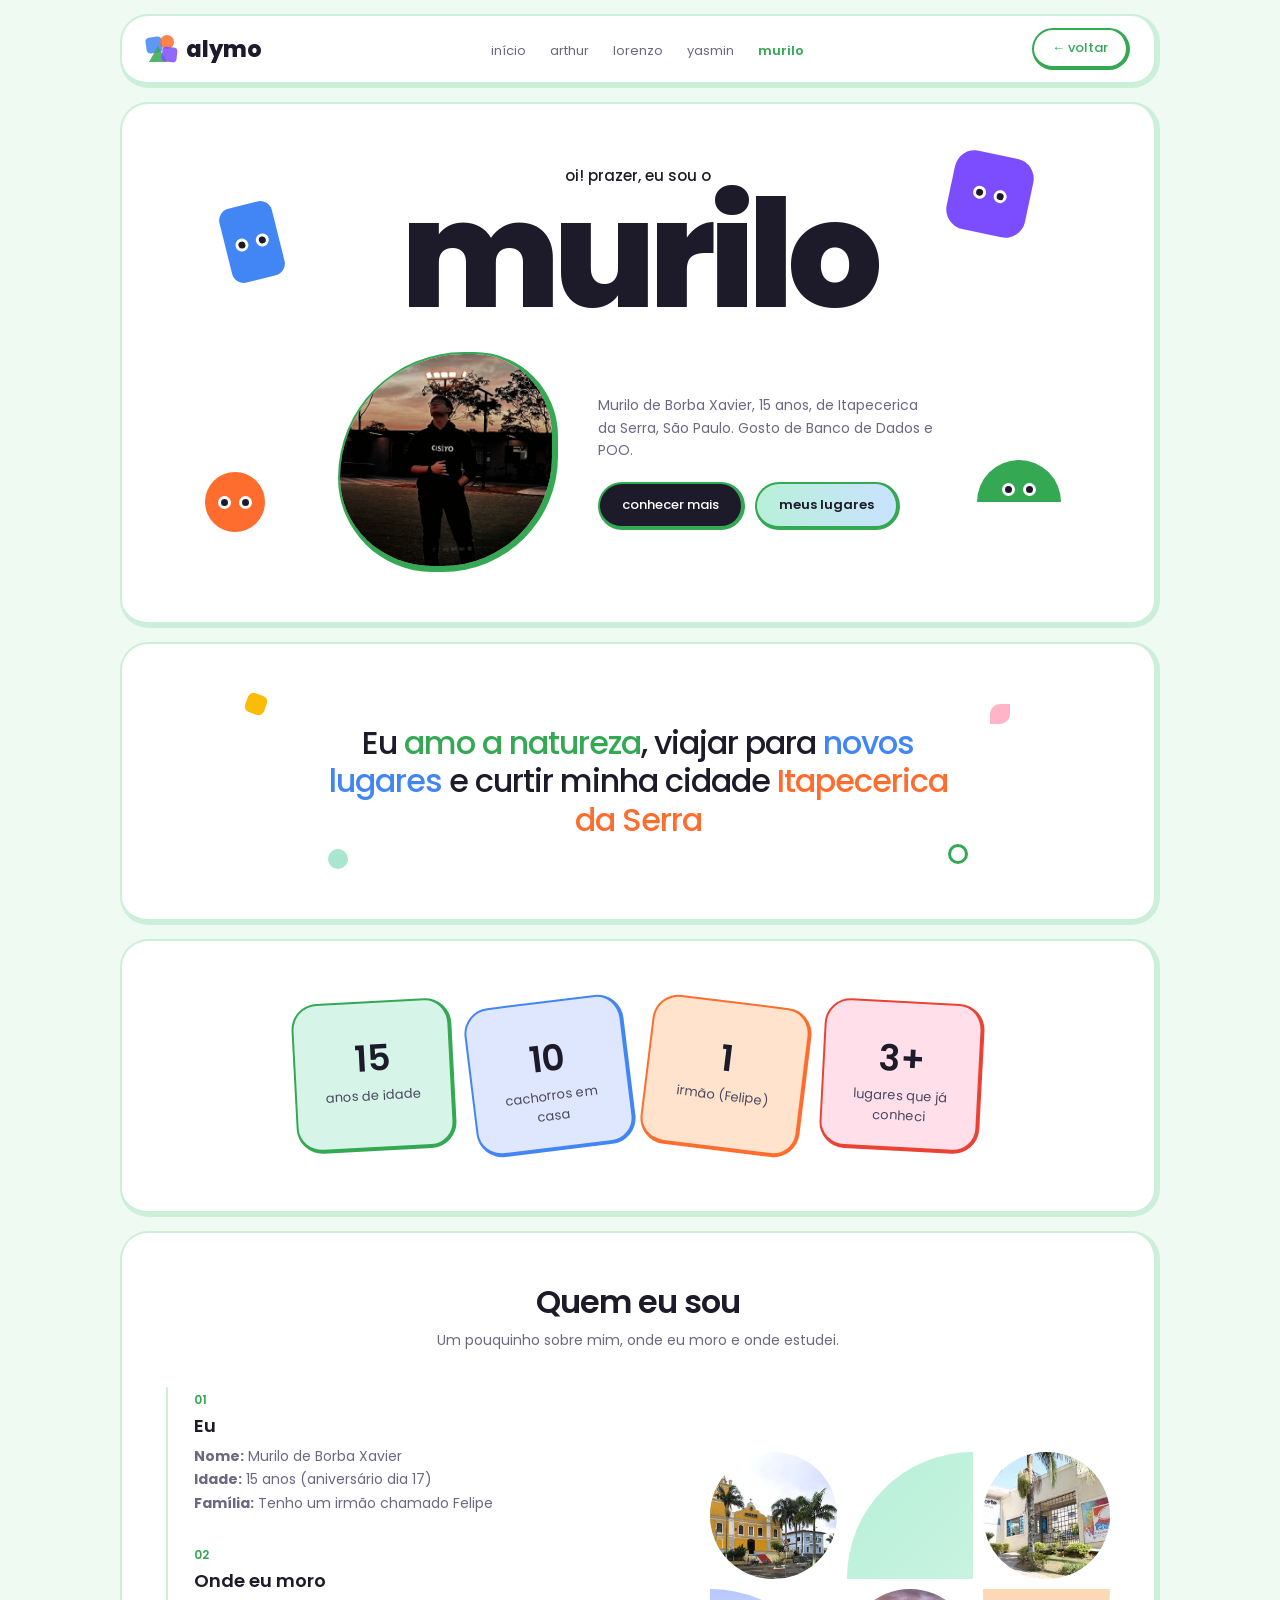
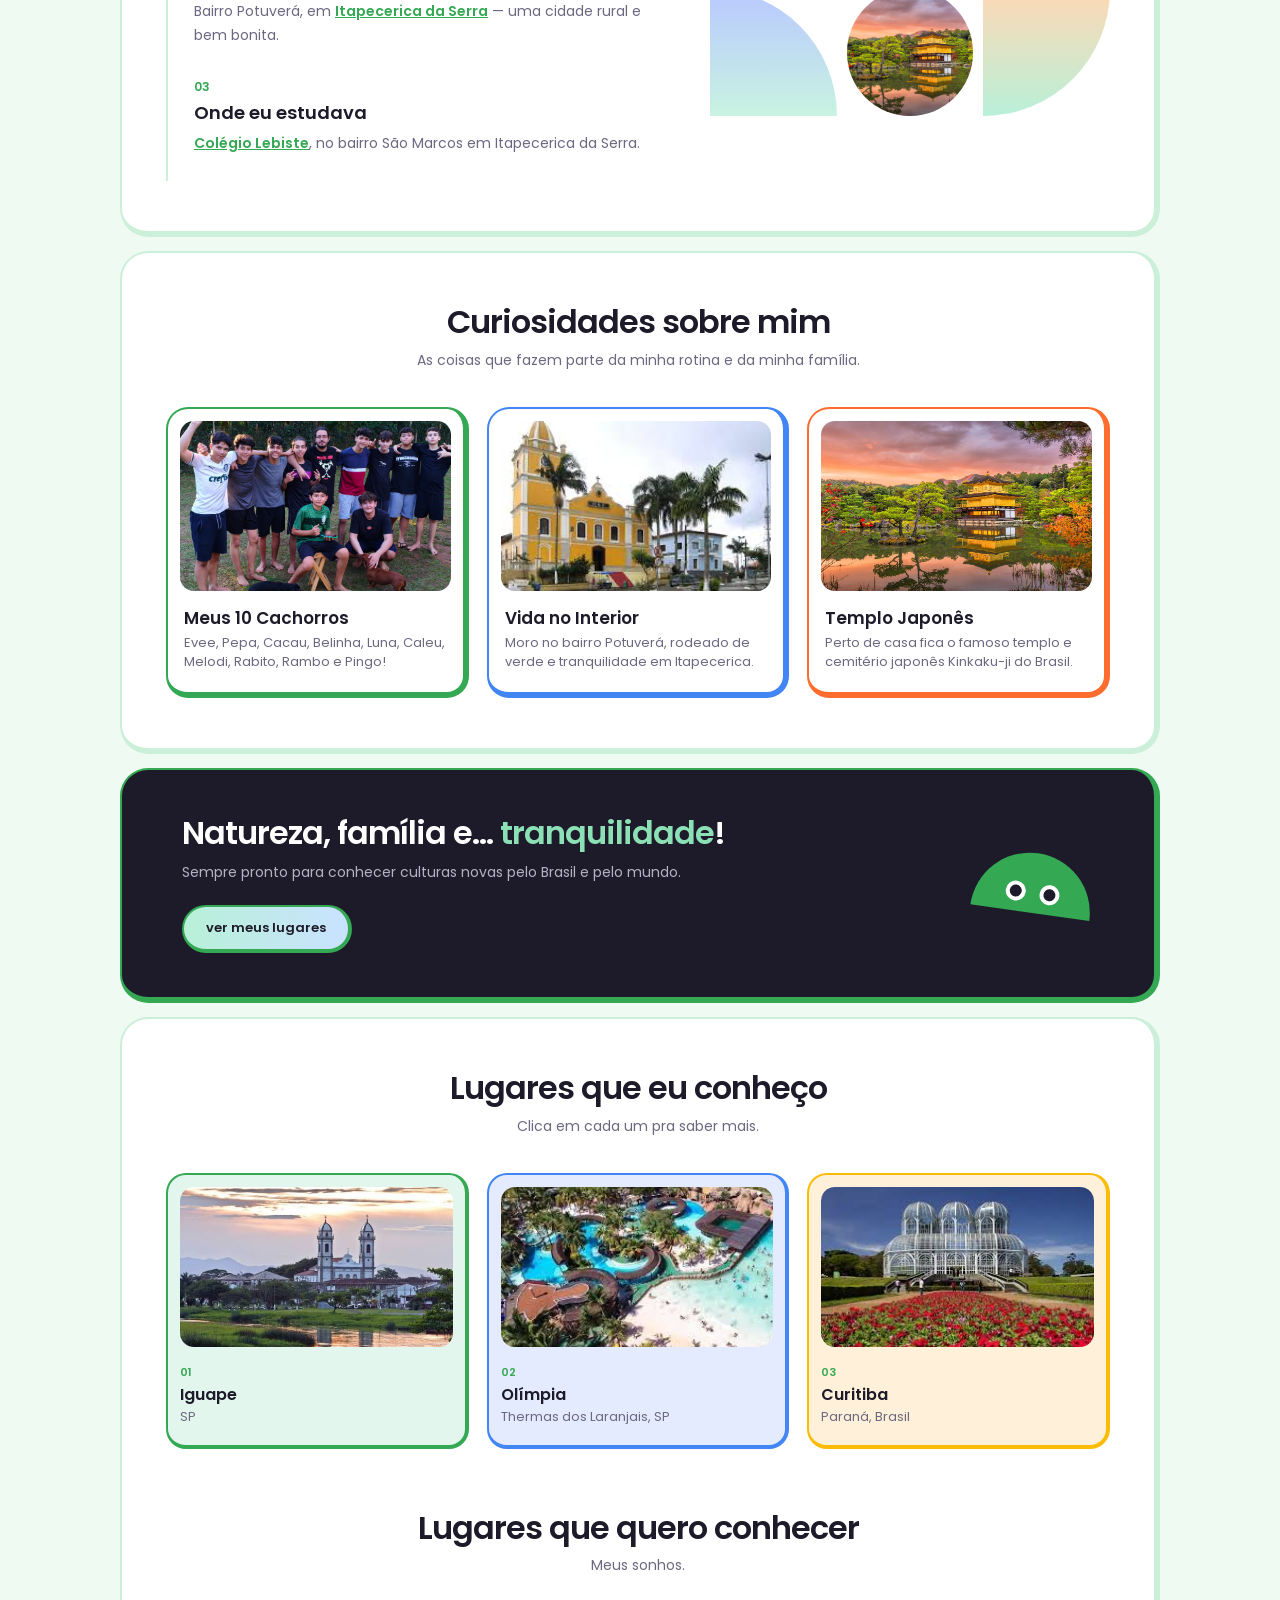
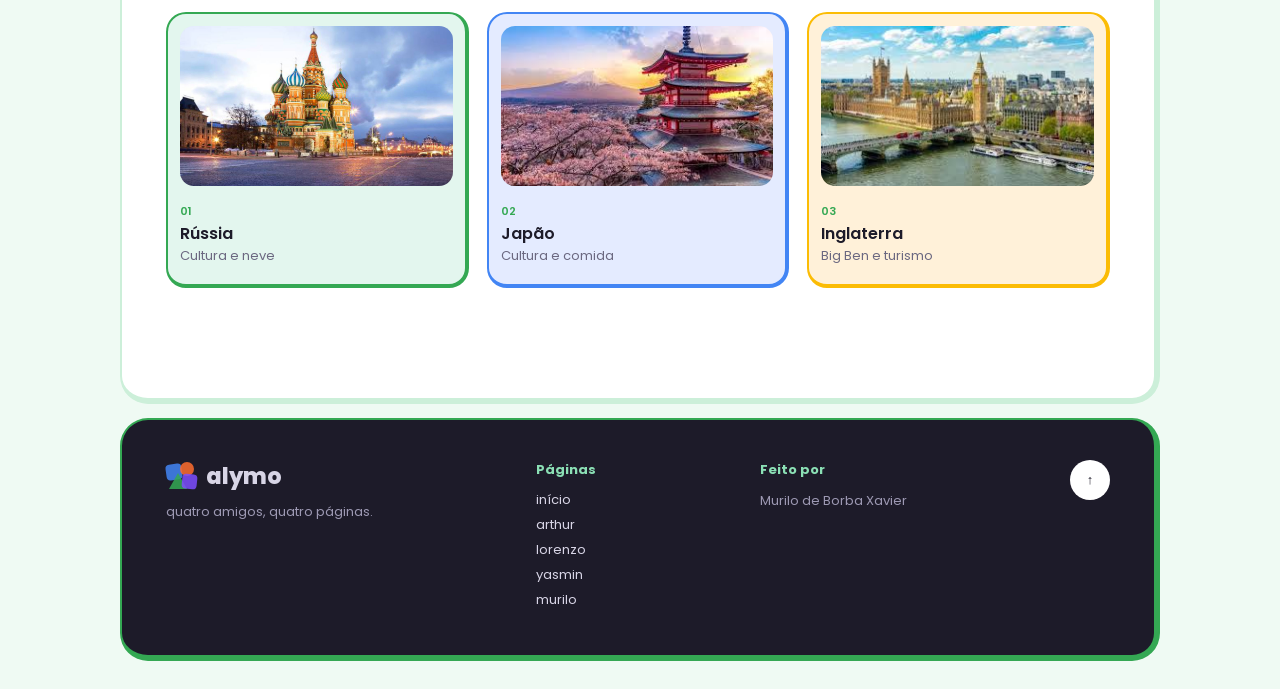
<file: murilo.html>
<!DOCTYPE html>
<html lang="pt-br">
<head>
    <meta charset="UTF-8">
    <meta name="viewport" content="width=device-width, initial-scale=1.0">
    <title>alymo - murilo</title>
    <link rel="icon" type="image/png" href="logo_alymo.png">
    <link href="https://fonts.googleapis.com/css2?family=Poppins:wght@400;500;600;800&display=swap" rel="stylesheet">
    <link rel="stylesheet" href="murilo.css">
</head>
<body>

    <!-- menu la de cima -->
    <nav>
        <a href="index.html" class="logo">
            <div class="formas"><span class="f1"></span><span class="f2"></span><span class="f3"></span><span class="f4"></span></div>
            alymo
        </a>
        <div class="links">
            <a href="index.html">início</a>
            <a href="arthur.html">arthur</a>
            <a href="lorenzoPagina.html">lorenzo</a>
            <a href="yasmin.html">yasmin</a>
            <a href="murilo.html" class="ativo">murilo</a>
        </div>
        <a href="index.html" class="btn borda">← voltar</a>
    </nav>

    <!-- topo com o nome gigante -->
    <section class="hero">
        <div class="bicho b1" title="yasmin"><i></i><i></i></div>
        <div class="bicho b2" title="lorenzo"><i></i><i></i></div>
        <div class="bicho b3" title="arthur"><i></i><i></i></div>
        <div class="bicho b4" title="murilo"><i></i><i></i></div>

        <p class="oi">oi! prazer, eu sou o</p>
        <h1>murilo</h1>

        <div class="hero-baixo">
            <img src="MuriloFotos/MuriloFoto.jpeg" alt="murilo" class="eu">
            <div>
                <p>Murilo de Borba Xavier, 15 anos, de Itapecerica da Serra, São Paulo. Gosto de Banco de Dados e POO.</p>
                <a href="#sobre" class="btn preto">conhecer mais</a>
                <a href="#lugares" class="btn cor">meus lugares</a>
            </div>
        </div>
    </section>

    <section class="frase">
        <span class="enfeite e1"></span><span class="enfeite e2"></span><span class="enfeite e3"></span><span class="enfeite e4"></span>
        <h2>Eu <span class="verdinho">amo a natureza</span>, viajar para <span class="azulzinho">novos lugares</span> e curtir minha cidade <span class="laranja">Itapecerica da Serra</span></h2>
    </section>

    <section class="numeros">
        <div class="num verde"><b>15</b>anos de idade</div>
        <div class="num azul"><b>10</b>cachorros em casa</div>
        <div class="num pessego"><b>1</b>irmão (Felipe)</div>
        <div class="num rosa"><b>3+</b>lugares que já conheci</div>
    </section>

    <section id="sobre">
        <h2>Quem eu sou</h2>
        <p class="sub">Um pouquinho sobre mim, onde eu moro e onde estudei.</p>
        <div class="duas">
            <div class="info">
                <div class="item">
                    <span>01</span>
                    <h3>Eu</h3>
                    <p><b>Nome:</b> Murilo de Borba Xavier<br><b>Idade:</b> 15 anos (aniversário dia 17)<br><b>Família:</b> Tenho um irmão chamado Felipe</p>
                </div>
                <div class="item">
                    <span>02</span>
                    <h3>Onde eu moro</h3>
                    <p>Bairro Potuverá, em <a href="https://pt.wikipedia.org/wiki/Itapecerica_da_Serra" target="_blank">Itapecerica da Serra</a> — uma cidade rural e bem bonita.</p>
                </div>
                <div class="item">
                    <span>03</span>
                    <h3>Onde eu estudava</h3>
                    <p><a href="https://colegiolebiste.com.br/sobre-nos/" target="_blank">Colégio Lebiste</a>, no bairro São Marcos em Itapecerica da Serra.</p>
                </div>
            </div>
            <div class="mosaico">
                <img src="MuriloFotos/itap.jpg" alt="potuverá - itapecerica da serra">
                <div class="q1"></div>
                <img src="MuriloFotos/lesbiste.jpg" alt="colégio lebiste">
                <div class="q2"></div>
                <img src="MuriloFotos/kinkakuji.jpeg" alt="itapecerica da serra">
                <div class="q3"></div>
            </div>
        </div>
    </section>

    <section>
        <h2>Curiosidades sobre mim</h2>
        <p class="sub">As coisas que fazem parte da minha rotina e da minha família.</p>
        <div class="cards">
            <div class="card">
                <img src="MuriloFotos/Quem_Eu_Sou.jpeg" alt="meus cachorros">
                <h3>Meus 10 Cachorros</h3>
                <p>Evee, Pepa, Cacau, Belinha, Luna, Caleu, Melodi, Rabito, Rambo e Pingo!</p>
            </div>
            <div class="card">
                <img src="MuriloFotos/itap.jpg" alt="potuverá">
                <h3>Vida no Interior</h3>
                <p>Moro no bairro Potuverá, rodeado de verde e tranquilidade em Itapecerica.</p>
            </div>
            <div class="card">
                <img src="MuriloFotos/kinkakuji.jpeg" alt="kinkaku-ji">
                <h3>Templo Japonês</h3>
                <p>Perto de casa fica o famoso templo e cemitério japonês Kinkaku-ji do Brasil.</p>
            </div>
        </div>
    </section>

    <section class="banner">
        <div>
            <h2>Natureza, família e... <span>tranquilidade</span>!</h2>
            <p>Sempre pronto para conhecer culturas novas pelo Brasil e pelo mundo.</p>
            <a href="#lugares" class="btn cor">ver meus lugares</a>
        </div>
        <div class="bicho"><i></i><i></i></div>
    </section>

    <section id="lugares">
        <h2>Lugares que eu conheço</h2>
        <p class="sub">Clica em cada um pra saber mais.</p>
        <div class="lugares">
            <a href="https://pt.wikipedia.org/wiki/Iguape" target="_blank" class="lugar">
                <img src="MuriloFotos/iguape.jpg" alt="iguape">
                <span>01</span>
                <h3>Iguape</h3>
                <p>SP</p>
            </a>
            <a href="https://pt.wikipedia.org/wiki/Ol%C3%ADmpia_(S%C3%A3o_Paulo)" target="_blank" class="lugar">
                <img src="MuriloFotos/olimpia.jpg" alt="olímpia">
                <span>02</span>
                <h3>Olímpia</h3>
                <p>Thermas dos Laranjais, SP</p>
            </a>
            <a href="https://pt.wikipedia.org/wiki/Curitiba" target="_blank" class="lugar">
                <img src="MuriloFotos/curitiba.jpg" alt="curitiba">
                <span>03</span>
                <h3>Curitiba</h3>
                <p>Paraná, Brasil</p>
            </a>
        </div>

        <h2>Lugares que quero conhecer</h2>
        <p class="sub">Meus sonhos.</p>
        <div class="lugares">
            <a href="https://pt.wikipedia.org/wiki/R%C3%BAssia" target="_blank" class="lugar">
                <img src="MuriloFotos/turismo-na-russia-capa.jpg" alt="rússia">
                <span>01</span>
                <h3>Rússia</h3>
                <p>Cultura e neve</p>
            </a>
            <a href="https://pt.wikipedia.org/wiki/Jap%C3%A3o" target="_blank" class="lugar">
                <img src="MuriloFotos/japao.jpg" alt="japão">
                <span>02</span>
                <h3>Japão</h3>
                <p>Cultura e comida</p>
            </a>
            <a href="https://pt.wikipedia.org/wiki/Inglaterra" target="_blank" class="lugar">
                <img src="MuriloFotos/Inglaterra.jpg" alt="inglaterra">
                <span>03</span>
                <h3>Inglaterra</h3>
                <p>Big Ben e turismo</p>
            </a>
        </div>
    </section>

    <footer>
        <div>
            <a href="index.html" class="logo">
                <div class="formas"><span class="f1"></span><span class="f2"></span><span class="f3"></span><span class="f4"></span></div>
                alymo
            </a>
            <p>quatro amigos, quatro páginas.</p>
        </div>
        <div>
            <h4>Páginas</h4>
            <a href="index.html">início</a>
            <a href="arthur.html">arthur</a>
            <a href="lorenzoPagina.html">lorenzo</a>
            <a href="yasmin.html">yasmin</a>
            <a href="murilo.html">murilo</a>
        </div>
        <div>
            <h4>Feito por</h4>
            <p>Murilo de Borba Xavier</p>
        </div>
        <a href="#" class="topo">↑</a>
    </footer>

</body>
</html>
</file>
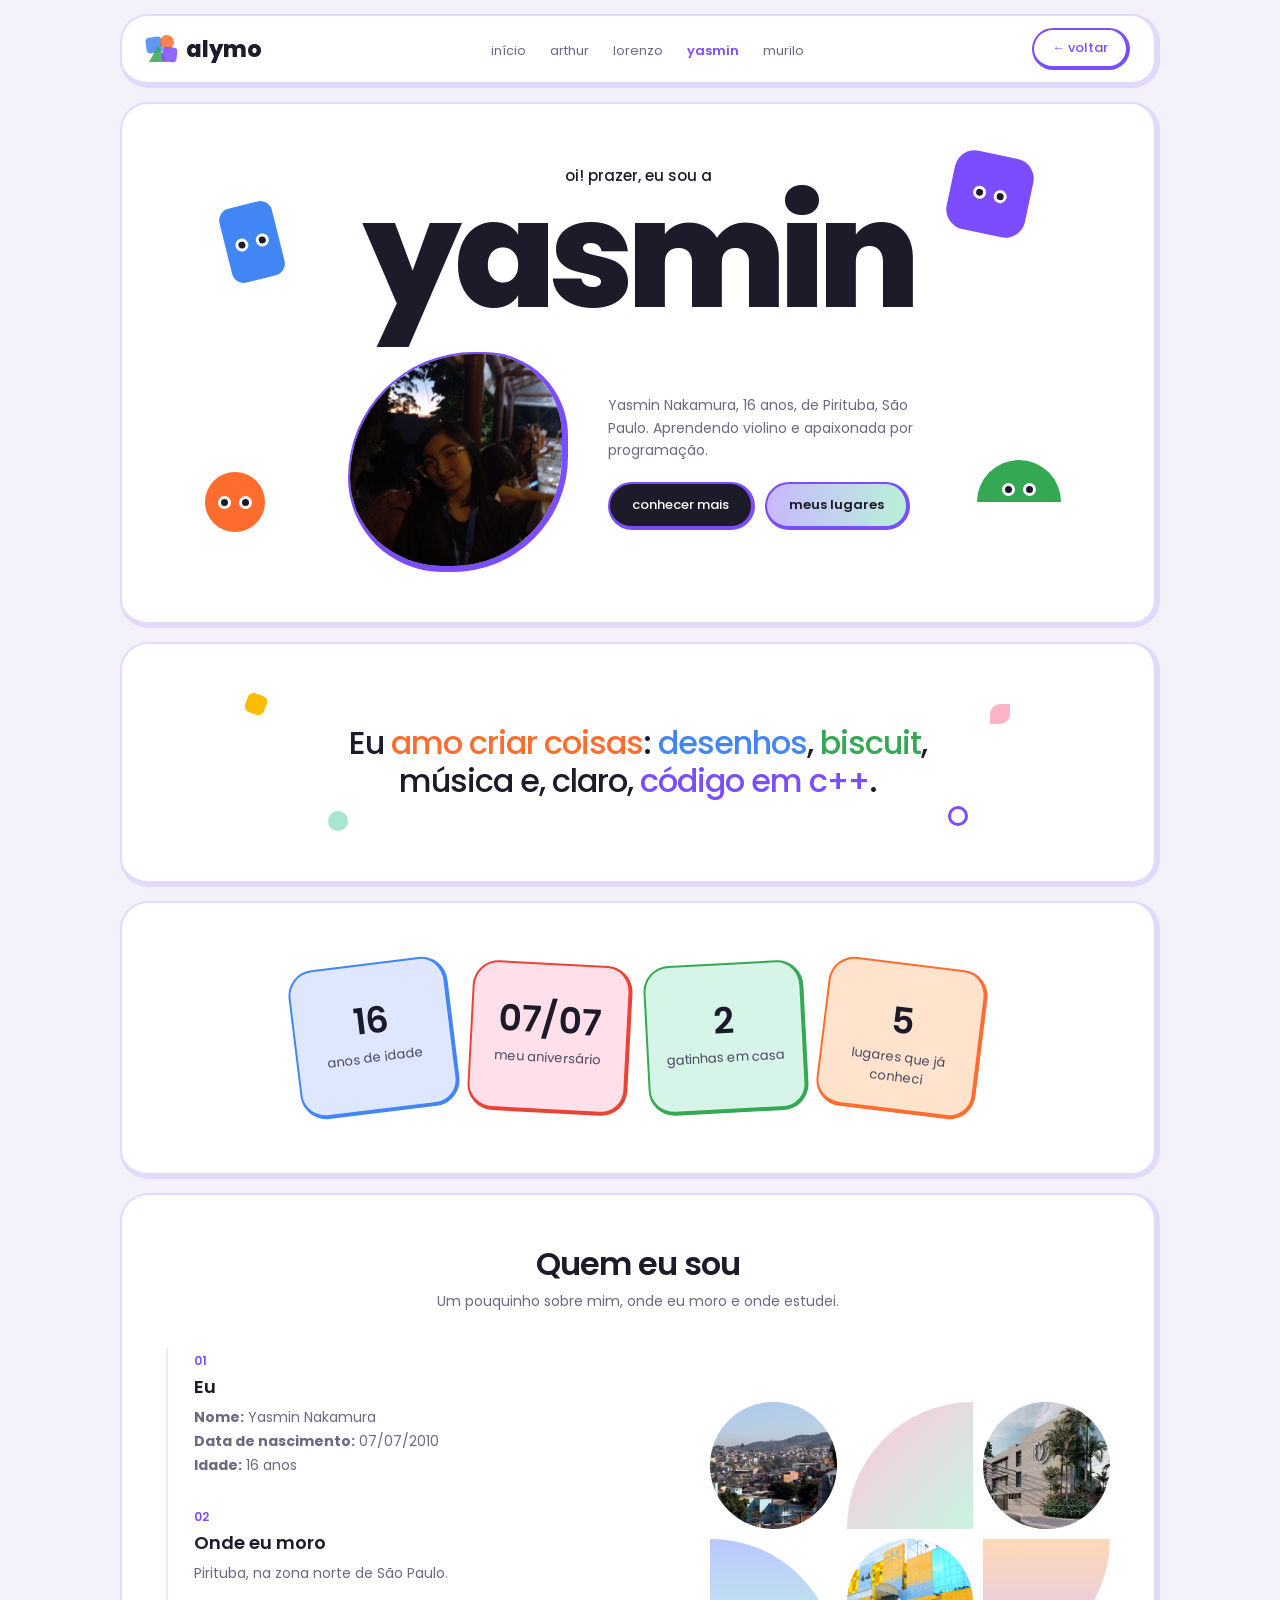
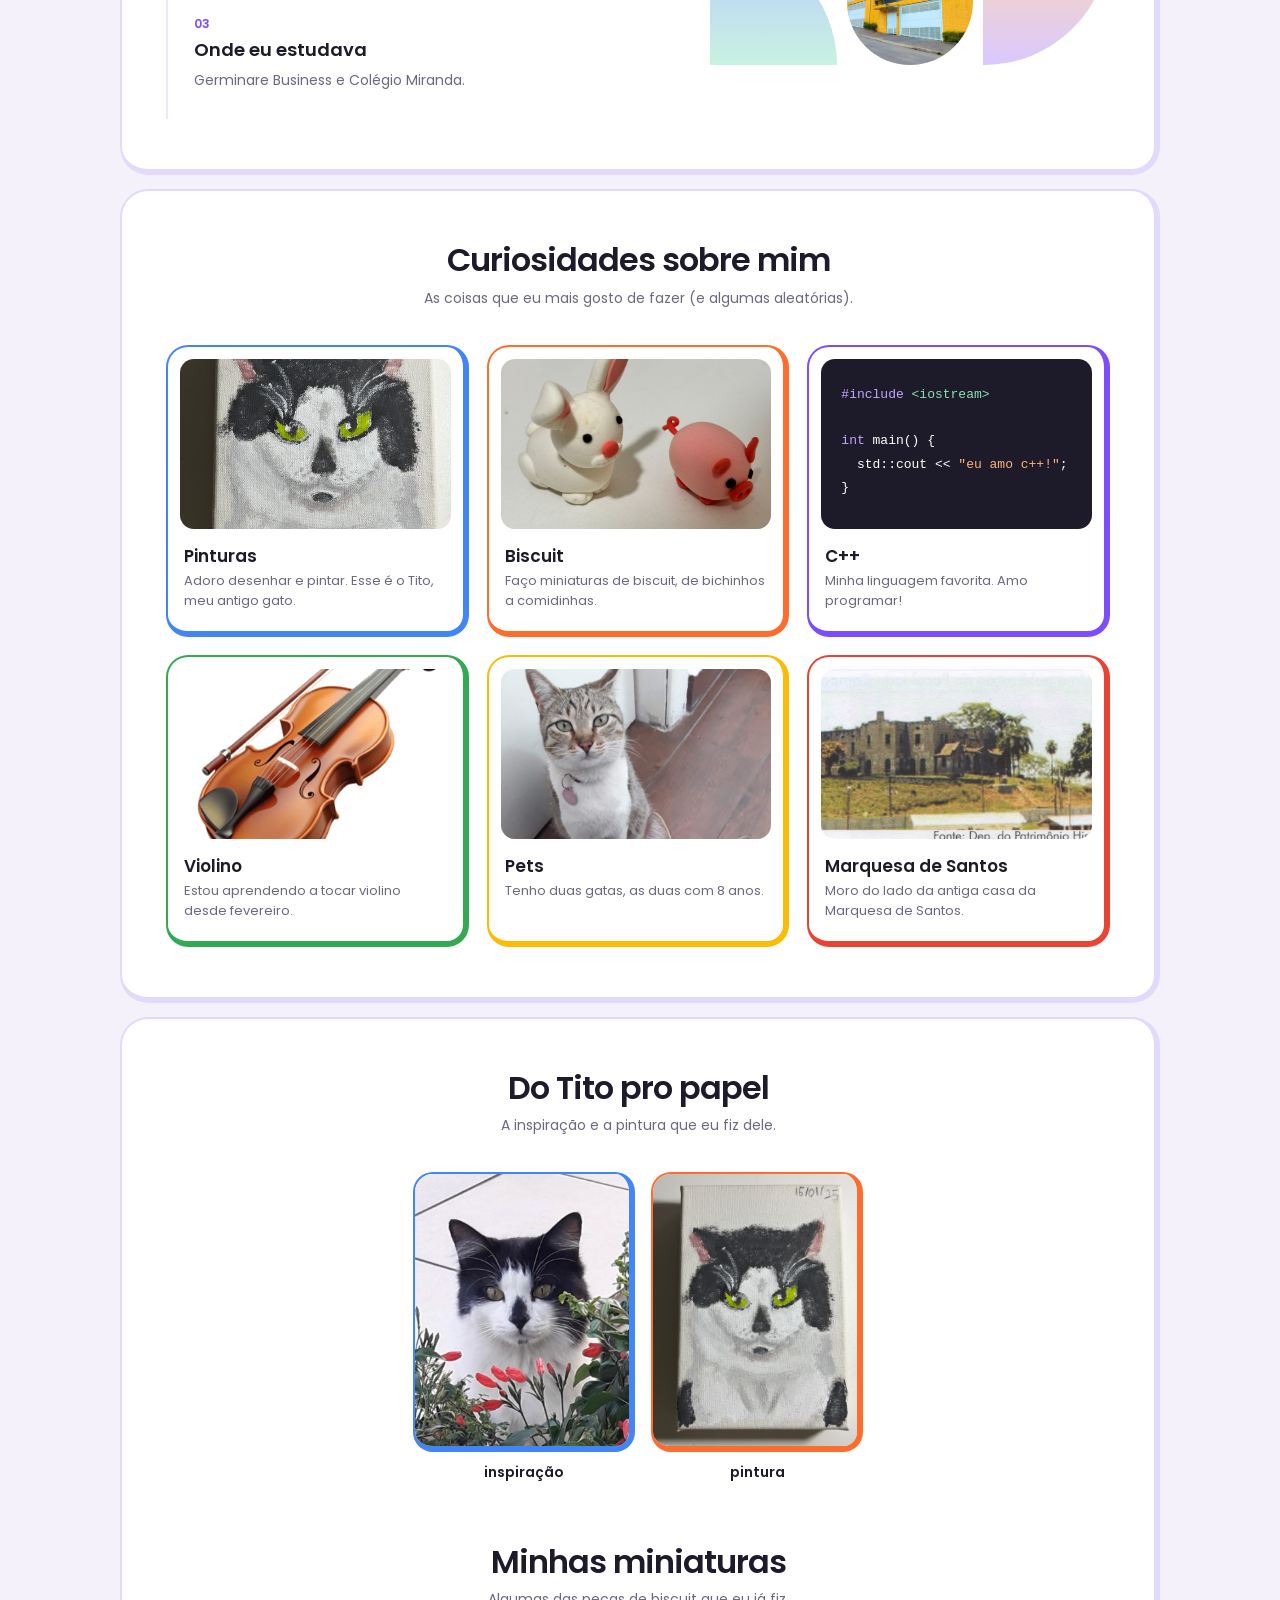
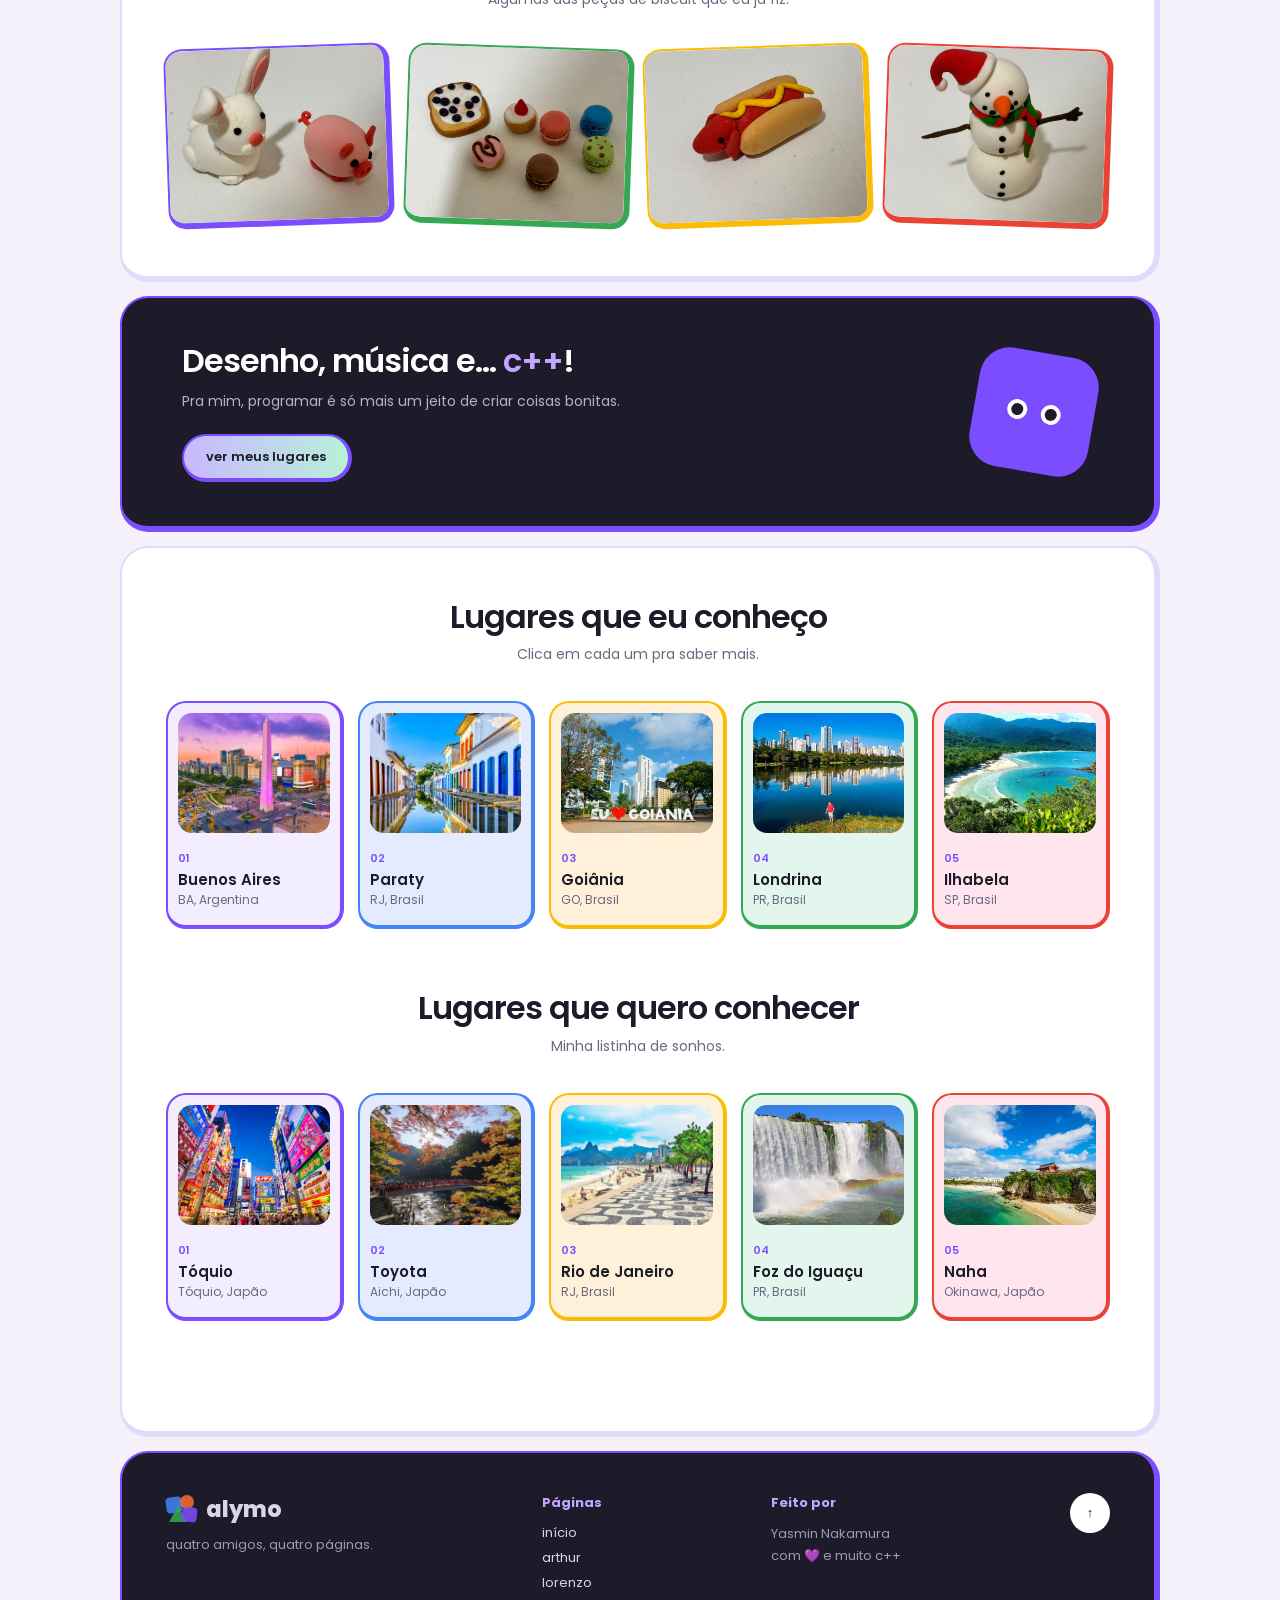
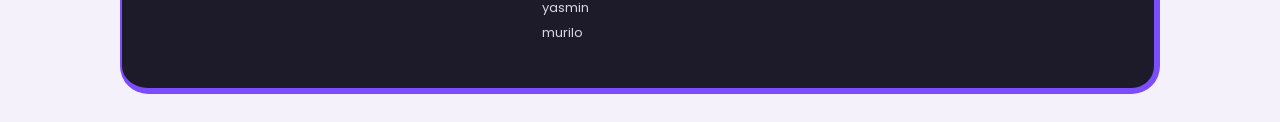
<file: yasmin.html>
<!DOCTYPE html>
<html lang="pt-br">
<head>
    <meta charset="UTF-8">
    <meta name="viewport" content="width=device-width, initial-scale=1.0">
    <title>alymo - yasmin</title>
    <link rel="icon" type="image/png" href="logo_alymo.png">
    <link href="https://fonts.googleapis.com/css2?family=Poppins:wght@400;500;600;800&display=swap" rel="stylesheet">
    <link rel="stylesheet" href="yasmin.css">
</head>
<body>

    <!-- menu la de cima -->
    <nav>
        <a href="index.html" class="logo">
            <div class="formas"><span class="f1"></span><span class="f2"></span><span class="f3"></span><span class="f4"></span></div>
            alymo
        </a>
        <div class="links">
            <a href="index.html">início</a>
            <a href="arthur.html">arthur</a>
            <a href="lorenzoPagina.html">lorenzo</a>
            <a href="yasmin.html" class="ativo">yasmin</a>
            <a href="murilo.html">murilo</a>
        </div>
        <a href="index.html" class="btn borda">← voltar</a>
    </nav>

    <!-- topo com o nome gigante -->
    <section class="hero">
        <div class="bicho b1" title="yasmin"><i></i><i></i></div>
        <div class="bicho b2" title="lorenzo"><i></i><i></i></div>
        <div class="bicho b3" title="arthur"><i></i><i></i></div>
        <div class="bicho b4" title="murilo"><i></i><i></i></div>

        <p class="oi">oi! prazer, eu sou a</p>
        <h1>yasmin</h1>

        <div class="hero-baixo">
            <img src="yasmin_fotos/yasmin1.jpeg" alt="yasmin" class="eu">
            <div>
                <p>Yasmin Nakamura, 16 anos, de Pirituba, São Paulo. Aprendendo violino e apaixonada por programação.</p>
                <a href="#sobre" class="btn preto">conhecer mais</a>
                <a href="#lugares" class="btn cor">meus lugares</a>
            </div>
        </div>
    </section>

    <section class="frase">
        <span class="enfeite e1"></span><span class="enfeite e2"></span><span class="enfeite e3"></span><span class="enfeite e4"></span>
        <h2>Eu <span class="laranja">amo criar coisas</span>: <span class="azulzinho">desenhos</span>, <span class="verdinho">biscuit</span>, música e, claro, <span class="roxo">código em c++</span>.</h2>
    </section>

    <section class="numeros">
        <div class="num azul"><b>16</b>anos de idade</div>
        <div class="num rosa"><b>07/07</b>meu aniversário</div>
        <div class="num verde"><b>2</b>gatinhas em casa</div>
        <div class="num pessego"><b>5</b>lugares que já conheci</div>
    </section>

    <section id="sobre">
        <h2>Quem eu sou</h2>
        <p class="sub">Um pouquinho sobre mim, onde eu moro e onde estudei.</p>
        <div class="duas">
            <div class="info">
                <div class="item">
                    <span>01</span>
                    <h3>Eu</h3>
                    <p><b>Nome:</b> Yasmin Nakamura<br><b>Data de nascimento:</b> 07/07/2010<br><b>Idade:</b> 16 anos</p>
                </div>
                <div class="item">
                    <span>02</span>
                    <h3>Onde eu moro</h3>
                    <p>Pirituba, na zona norte de São Paulo.</p>
                </div>
                <div class="item">
                    <span>03</span>
                    <h3>Onde eu estudava</h3>
                    <p>Germinare Business e Colégio Miranda.</p>
                </div>
            </div>
            <div class="mosaico">
                <img src="yasmin_fotos/pirituba.jpg" alt="pirituba">
                <div class="q1"></div>
                <img src="yasmin_fotos/business.jpg" alt="germinare business">
                <div class="q2"></div>
                <img src="yasmin_fotos/miranda.jpg" alt="colégio miranda">
                <div class="q3"></div>
            </div>
        </div>
    </section>

    <section>
        <h2>Curiosidades sobre mim</h2>
        <p class="sub">As coisas que eu mais gosto de fazer (e algumas aleatórias).</p>
        <div class="cards">
            <div class="card">
                <img src="yasmin_fotos/pintura_tito.jpeg" alt="pintura do tito">
                <h3>Pinturas</h3>
                <p>Adoro desenhar e pintar. Esse é o Tito, meu antigo gato.</p>
            </div>
            <div class="card">
                <img src="yasmin_fotos/coelho_porco.jpeg" alt="biscuit">
                <h3>Biscuit</h3>
                <p>Faço miniaturas de biscuit, de bichinhos a comidinhas.</p>
            </div>
            <div class="card codigo">
<pre><span class="c1">#include</span> <span class="c2">&lt;iostream&gt;</span>

<span class="c1">int</span> main() {
  std::cout &lt;&lt; <span class="c3">"eu amo c++!"</span>;
}</pre>
                <h3>C++</h3>
                <p>Minha linguagem favorita. Amo programar!</p>
            </div>
            <div class="card">
                <img src="yasmin_fotos/violino.png" alt="violino">
                <h3>Violino</h3>
                <p>Estou aprendendo a tocar violino desde fevereiro.</p>
            </div>
            <div class="card">
                <img src="yasmin_fotos/gatitos.jpeg" alt="gatas" class="gatas">
                <h3>Pets</h3>
                <p>Tenho duas gatas, as duas com 8 anos.</p>
            </div>
            <div class="card">
                <img src="yasmin_fotos/casa_marquesa_de_santos.jpg" alt="casa da marquesa de santos">
                <h3>Marquesa de Santos</h3>
                <p>Moro do lado da antiga casa da Marquesa de Santos.</p>
            </div>
        </div>
    </section>

    <!-- galeria das minhas coisas -->
    <section>
        <h2>Do Tito pro papel</h2>
        <p class="sub">A inspiração e a pintura que eu fiz dele.</p>
        <div class="antes">
            <figure><img src="yasmin_fotos/foto_tito.jpeg" alt="foto tito"><figcaption>inspiração</figcaption></figure>
            <figure><img src="yasmin_fotos/pintura_tito.jpeg" alt="pintura tito"><figcaption>pintura</figcaption></figure>
        </div>

        <h2>Minhas miniaturas</h2>
        <p class="sub">Algumas das peças de biscuit que eu já fiz.</p>
        <div class="biscuits">
            <img src="yasmin_fotos/coelho_porco.jpeg" alt="coelho e porco">
            <img src="yasmin_fotos/comidinhas.jpeg" alt="comidinhas">
            <img src="yasmin_fotos/corn_doggo.jpeg" alt="corn doggo">
            <img src="yasmin_fotos/boneco_de_neve.jpeg" alt="boneco de neve">
        </div>
    </section>

    <section class="banner">
        <div>
            <h2>Desenho, música e... <span>c++</span>!</h2>
            <p>Pra mim, programar é só mais um jeito de criar coisas bonitas.</p>
            <a href="#lugares" class="btn cor">ver meus lugares</a>
        </div>
        <div class="bicho"><i></i><i></i></div>
    </section>

    <section id="lugares">
        <h2>Lugares que eu conheço</h2>
        <p class="sub">Clica em cada um pra saber mais.</p>
        <div class="lugares">
            <a href="https://pt.wikipedia.org/wiki/Buenos_Aires" target="_blank" class="lugar"><img src="yasmin_fotos/buenos_aires.jpg" alt="buenos aires"><span>01</span><h3>Buenos Aires</h3><p>BA, Argentina</p></a>
            <a href="https://pt.wikipedia.org/wiki/Paraty" target="_blank" class="lugar"><img src="yasmin_fotos/paraty.jpg" alt="paraty"><span>02</span><h3>Paraty</h3><p>RJ, Brasil</p></a>
            <a href="https://pt.wikipedia.org/wiki/Goi%C3%A2nia" target="_blank" class="lugar"><img src="yasmin_fotos/goiania.png" alt="goiânia"><span>03</span><h3>Goiânia</h3><p>GO, Brasil</p></a>
            <a href="https://pt.wikipedia.org/wiki/Londrina" target="_blank" class="lugar"><img src="yasmin_fotos/londrina" alt="londrina"><span>04</span><h3>Londrina</h3><p>PR, Brasil</p></a>
            <a href="https://pt.wikipedia.org/wiki/Ilhabela" target="_blank" class="lugar"><img src="yasmin_fotos/ilhabela.png" alt="ilhabela"><span>05</span><h3>Ilhabela</h3><p>SP, Brasil</p></a>
        </div>

        <h2>Lugares que quero conhecer</h2>
        <p class="sub">Minha listinha de sonhos.</p>
        <div class="lugares">
            <a href="https://pt.wikipedia.org/wiki/T%C3%B3quio" target="_blank" class="lugar"><img src="yasmin_fotos/tokio.png" alt="tóquio"><span>01</span><h3>Tóquio</h3><p>Tóquio, Japão</p></a>
            <a href="https://pt.wikipedia.org/wiki/Toyota_(Aichi)" target="_blank" class="lugar"><img src="yasmin_fotos/toyota.jpg" alt="toyota"><span>02</span><h3>Toyota</h3><p>Aichi, Japão</p></a>
            <a href="https://pt.wikipedia.org/wiki/Rio_de_Janeiro" target="_blank" class="lugar"><img src="yasmin_fotos/rio" alt="rio de janeiro"><span>03</span><h3>Rio de Janeiro</h3><p>RJ, Brasil</p></a>
            <a href="https://pt.wikipedia.org/wiki/Foz_do_Igua%C3%A7u" target="_blank" class="lugar"><img src="yasmin_fotos/foz.jpg" alt="foz do iguaçu"><span>04</span><h3>Foz do Iguaçu</h3><p>PR, Brasil</p></a>
            <a href="https://pt.wikipedia.org/wiki/Naha" target="_blank" class="lugar"><img src="yasmin_fotos/okinawa" alt="naha"><span>05</span><h3>Naha</h3><p>Okinawa, Japão</p></a>
        </div>
    </section>

    <footer>
        <div>
            <a href="index.html" class="logo">
                <div class="formas"><span class="f1"></span><span class="f2"></span><span class="f3"></span><span class="f4"></span></div>
                alymo
            </a>
            <p>quatro amigos, quatro páginas.</p>
        </div>
        <div>
            <h4>Páginas</h4>
            <a href="index.html">início</a>
            <a href="arthur.html">arthur</a>
            <a href="lorenzoPagina.html">lorenzo</a>
            <a href="yasmin.html">yasmin</a>
            <a href="murilo.html">murilo</a>
        </div>
        <div>
            <h4>Feito por</h4>
            <p>Yasmin Nakamura<br>com 💜 e muito c++</p>
        </div>
        <a href="#" class="topo">↑</a>
    </footer>

</body>
</html>
</file>
<file: style.css>
/* coisas basicas (igual a pagina da yasmin) */
* {
    margin: 0;
    padding: 0;
    box-sizing: border-box;
}

html {
    scroll-behavior: smooth;
}

body {
    font-family: 'Poppins', sans-serif;
    background: #f4f1fb;
    color: #1d1b29;
    padding: 14px;
    font-size: 15px;
}

img {
    display: block;
    max-width: 100%;
}

a {
    color: inherit;
    text-decoration: none;
}

section, nav, footer {
    background: white;
    border-radius: 28px;
    max-width: 1040px;
    margin: 0 auto 14px;
    padding: 50px 44px;
}

/* a borda grossinha padrao */
section, nav, footer, .btn, .logao, .num, .card, .pessoa, .contato {
    border: 2px solid #e2d9fb;
    border-bottom-width: 6px;
    border-right-width: 6px;
}

.btn, .num, .contato {
    border-bottom-width: 4px;
    border-right-width: 4px;
}

h2 {
    font-size: 32px;
    font-weight: 600;
    text-align: center;
    letter-spacing: -1px;
    line-height: 1.2;
}

.sub {
    text-align: center;
    color: #6b6880;
    font-size: 14px;
    margin: 8px 0 36px;
}

.laranja { color: #ff6d2e; }
.roxo { color: #7c4dff; }
.azulzinho { color: #4285f4; }
.verdinho { color: #34a853; }

/* botoes */
.btn {
    display: inline-block;
    padding: 11px 22px;
    border-radius: 50px;
    font-size: 13px;
    font-weight: 500;
    transition: 0.3s;
}

.btn:hover {
    transform: translateY(-3px);
}

.preto {
    background: #1d1b29;
    color: white;
    border-color: #7c4dff;
    margin-right: 6px;
}

.cor {
    background: linear-gradient(90deg, #c9b8ff, #b8f0d8);
    border-color: #7c4dff;
    font-weight: 600;
}

.borda {
    color: #7c4dff;
    border-color: #7c4dff;
    padding: 8px 18px;
}

/* menu e logo */
nav {
    display: flex;
    justify-content: space-between;
    align-items: center;
    padding: 12px 24px;
    position: sticky;
    top: 14px;
    z-index: 10;
}

.links a {
    margin: 0 10px;
    font-size: 13px;
    color: #6b6880;
}

.links a:hover, .links .ativo {
    color: #7c4dff;
    font-weight: 600;
}

.logo {
    display: flex;
    align-items: center;
    gap: 8px;
    font-size: 22px;
    font-weight: 800;
}

.formas {
    position: relative;
    width: 32px;
    height: 28px;
}

.formas span {
    position: absolute;
    opacity: 0.85;
}

.f1 { width: 16px; height: 16px; background: #4285f4; border-radius: 4px; top: 2px; transform: rotate(-8deg); }
.f2 { width: 14px; height: 14px; background: #ff6d2e; border-radius: 50%; left: 14px; }
.f3 { border-left: 9px solid transparent; border-right: 9px solid transparent; border-bottom: 16px solid #34a853; left: 3px; top: 11px; }
.f4 { width: 15px; height: 15px; background: #7c4dff; border-radius: 4px; left: 16px; top: 12px; transform: rotate(6deg); }

/* topo */
.hero {
    position: relative;
    overflow: hidden;
    text-align: center;
    padding-top: 60px;
}

.oi {
    font-weight: 500;
}

.hero h1 {
    font-size: 150px;
    font-weight: 800;
    letter-spacing: -7px;
    line-height: 0.9;
}

.hero-baixo {
    display: flex;
    justify-content: center;
    align-items: center;
    gap: 40px;
    margin-top: 30px;
    text-align: left;
}

.hero-baixo div {
    max-width: 320px;
}

.hero-baixo p {
    color: #6b6880;
    font-size: 14px;
    line-height: 1.6;
    margin-bottom: 20px;
}

.logao {
    width: 200px;
    padding: 30px;
    background: #f4f1fb;
    border-color: #7c4dff;
    border-radius: 40px;
    transform: rotate(-4deg);
}

/* bichinhos, cada um com a cor e a forma da logo */
.bicho {
    position: absolute;
    display: flex;
    justify-content: center;
    align-items: center;
    gap: 8px;
    animation: flutua 4s infinite ease-in-out;
}

.bicho i {
    width: 13px;
    height: 13px;
    background: #1d1b29;
    border: 3px solid white;
    border-radius: 50%;
}

.yasmin { width: 80px; height: 80px; background: #7c4dff; border-radius: 20px; }
.lorenzo { width: 54px; height: 76px; background: #4285f4; border-radius: 12px; animation-delay: 1s; }
.arthur { width: 64px; height: 64px; background: #ff6d2e; border-radius: 50%; animation-delay: 2s; }
.murilo { width: 84px; height: 42px; background: #34a853; border-radius: 84px 84px 0 0; align-items: flex-end; padding-bottom: 6px; animation-delay: 3s; }

.hero .yasmin { top: 50px; right: 12%; transform: rotate(12deg); }
.hero .lorenzo { top: 100px; left: 10%; transform: rotate(-14deg); }
.hero .arthur { bottom: 90px; left: 8%; }
.hero .murilo { bottom: 120px; right: 9%; }

@keyframes flutua {
    50% { margin-top: -12px; }
}

/* frase colorida */
.frase {
    position: relative;
    padding: 80px 60px;
}

.frase h2 {
    max-width: 640px;
    margin: auto;
    font-weight: 500;
}

.enfeite {
    position: absolute;
    width: 20px;
    height: 20px;
}

.e1 { background: #fbbc05; border-radius: 6px; top: 50px; left: 12%; transform: rotate(20deg); }
.e2 { background: #a8e6cf; border-radius: 50%; bottom: 50px; left: 20%; }
.e3 { background: #ffb4c8; border-radius: 50% 0; top: 60px; right: 14%; }
.e4 { border: 3px solid #7c4dff; border-radius: 50%; bottom: 55px; right: 18%; }

/* as letras do nome */
.numeros {
    display: flex;
    justify-content: center;
    flex-wrap: wrap;
    gap: 14px;
    padding: 60px 40px 30px;
}

.num {
    width: 150px;
    height: 140px;
    border-radius: 26px;
    padding: 22px 10px;
    text-align: center;
    font-size: 14px;
    color: #4a4760;
    transition: 0.3s;
}

.num b {
    display: block;
    font-size: 46px;
    font-weight: 800;
    color: #1d1b29;
    line-height: 1.3;
}

.num:hover {
    transform: rotate(0) scale(1.05);
}

.numeros .sub {
    width: 100%;
    margin-top: 30px;
}

.verde { background: #d6f5e8; border-color: #34a853; transform: rotate(-6deg); }
.azul { background: #dfe7ff; border-color: #4285f4; transform: rotate(3deg); }
.lilas { background: #ece4ff; border-color: #7c4dff; transform: rotate(-3deg); }
.pessego { background: #ffe3cc; border-color: #ff6d2e; transform: rotate(5deg); }
.amarelo { background: #fff4d1; border-color: #fbbc05; transform: rotate(-4deg); }

/* cards da logo */
.cards {
    display: grid;
    grid-template-columns: 1fr 1fr;
    gap: 18px;
}

.card {
    border-color: #4285f4;
    border-radius: 22px;
    padding: 26px;
    transition: 0.3s;
}

.card:nth-child(2) { border-color: #ff6d2e; }
.card:nth-child(3) { border-color: #34a853; }
.card:nth-child(4) { border-color: #7c4dff; }

.card:hover {
    transform: translateY(-5px) rotate(-1deg);
}

.card .bicho {
    position: static;
    animation: none;
    margin-bottom: 18px;
}

.card h3 {
    font-size: 18px;
    font-weight: 600;
    margin-bottom: 6px;
}

.card p {
    font-size: 13px;
    color: #6b6880;
    line-height: 1.7;
}

/* estante */
.estante {
    display: grid;
    grid-template-columns: repeat(4, 1fr);
    gap: 18px;
    padding: 0 20px;
}

.pessoa {
    border-color: #ff6d2e;
    border-radius: 20px;
    padding: 10px 10px 16px;
    background: white;
    transform: rotate(-2deg);
    transition: 0.3s;
}

.pessoa:nth-child(2) { border-color: #4285f4; transform: rotate(2deg); }
.pessoa:nth-child(3) { border-color: #7c4dff; }
.pessoa:nth-child(4) { border-color: #34a853; transform: rotate(2deg); }

.pessoa:hover {
    transform: translateY(-10px);
}

.pessoa img {
    width: 100%;
    height: 220px;
    object-fit: cover;
    border-radius: 14px;
    margin-bottom: 12px;
}

.pessoa h3 {
    font-size: 17px;
    font-weight: 600;
    padding: 0 4px;
}

.pessoa p {
    font-size: 12px;
    color: #7c4dff;
    padding: 0 4px;
}

.prateleira {
    height: 16px;
    background: #1d1b29;
    border-radius: 10px;
    margin-top: 6px;
}

/* contatos */
.contato {
    display: flex;
    justify-content: space-between;
    align-items: center;
    gap: 10px;
    border-color: #ff6d2e;
    background: #fff4ec;
    border-radius: 16px;
    padding: 14px 22px;
    margin-bottom: 12px;
    font-size: 14px;
}

.contato:nth-child(4) { border-color: #4285f4; background: #f0f4ff; }
.contato:nth-child(5) { border-color: #7c4dff; background: #f5f1ff; }
.contato:nth-child(6) { border-color: #34a853; background: #f1fbf6; }

.contato b {
    width: 90px;
}

.contato span, .contato a {
    color: #6b6880;
}

.contato a:hover {
    color: #7c4dff;
}

/* rodape */
footer {
    background: #1d1b29;
    color: white;
    border-color: #7c4dff;
    display: flex;
    justify-content: space-between;
    gap: 30px;
    padding: 40px 44px;
}

footer p {
    color: #9d99b3;
    font-size: 13px;
    line-height: 1.7;
    margin-top: 8px;
}

footer h4 {
    color: #c3a6ff;
    font-size: 13px;
    margin-bottom: 10px;
}

footer a {
    display: block;
    color: #d8d5e6;
    font-size: 13px;
    margin-bottom: 5px;
}

footer .topo {
    width: 40px;
    height: 40px;
    background: white;
    color: #1d1b29;
    border-radius: 50%;
    display: flex;
    justify-content: center;
    align-items: center;
}

/* celular */
@media (max-width: 800px) {
    section, nav, footer { padding: 40px 20px; }
    .links { display: none; }
    h2 { font-size: 24px; }
    .hero h1 { font-size: 72px; letter-spacing: -3px; }
    .hero .bicho { transform: scale(0.6); }
    .hero-baixo, footer, .contato { flex-direction: column; text-align: center; }
    .cards, .estante { grid-template-columns: 1fr 1fr; }
    .num { width: 120px; height: 120px; }
}
</file>
<file: arthur.css>
/* coisas basicas */
* {
    margin: 0;
    padding: 0;
    box-sizing: border-box;
}

html {
    scroll-behavior: smooth;
}

body {
    font-family: 'Poppins', sans-serif;
    background: #fbf4f1;
    color: #1d1b29;
    padding: 14px;
    font-size: 15px;
}

img {
    display: block;
    max-width: 100%;
}

a {
    color: inherit;
    text-decoration: none;
}

section, nav, footer {
    background: white;
    border-radius: 28px;
    max-width: 1040px;
    margin: 0 auto 14px;
    padding: 50px 44px;
}

/* a borda grossinha padrao (cada coisa so muda a cor) */
section, nav, footer, .btn, .eu, .num, .card, figure img, .biscuits img, .lugar {
    border: 2px solid #eee6d6;
    border-bottom-width: 6px;
    border-right-width: 6px;
}

h2 {
    font-size: 32px;
    font-weight: 600;
    text-align: center;
    letter-spacing: -1px;
    line-height: 1.2;
}

.sub {
    text-align: center;
    color: #6b6880;
    font-size: 14px;
    margin: 8px 0 36px;
}

/* botoes */
.btn {
    display: inline-block;
    padding: 11px 22px;
    border-radius: 50px;
    font-size: 13px;
    font-weight: 500;
    transition: 0.3s;
}

.btn:hover {
    transform: translateY(-3px);
}

.btn, .lugar, .num {
    border-bottom-width: 4px;
    border-right-width: 4px;
}

.preto {
    background: #1d1b29;
    color: white;
    border-color: #ff6d2e;
    margin-right: 6px;
}

.cor {
    background: linear-gradient(90deg, #ffa179, #ffa9a9);
    color: #1d1b29;
    border-color: #ff6d2e;
    font-weight: 600;
}

.borda {
    color: #ff6d2e;
    border-color: #ff6d2e;
    padding: 8px 18px;
}

/* menu e logo */
nav {
    display: flex;
    justify-content: space-between;
    align-items: center;
    padding: 12px 24px;
    position: sticky;
    top: 14px;
    z-index: 10;
}

.links a {
    margin: 0 10px;
    font-size: 13px;
    color: #6b6880;
}

.links a:hover, .links .ativo {
    color: #ff6d2e;
    font-weight: 600;
}

.logo {
    display: flex;
    align-items: center;
    gap: 8px;
    font-size: 22px;
    font-weight: 800;
}

.formas {
    position: relative;
    width: 32px;
    height: 28px;
}

.formas span {
    position: absolute;
    opacity: 0.85;
}

.f1 { width: 16px; height: 16px; background: #4285f4; border-radius: 4px; top: 2px; transform: rotate(-8deg); }
.f2 { width: 14px; height: 14px; background: #ff6d2e; border-radius: 50%; left: 14px; }
.f3 { border-left: 9px solid transparent; border-right: 9px solid transparent; border-bottom: 16px solid #34a853; left: 3px; top: 11px; }
.f4 { width: 15px; height: 15px; background: #7c4dff; border-radius: 4px; left: 16px; top: 12px; transform: rotate(6deg); }

/* topo */
.hero {
    position: relative;
    overflow: hidden;
    text-align: center;
    padding-top: 60px;
}

.oi {
    font-weight: 500;
}

.hero h1 {
    font-size: 150px;
    font-weight: 800;
    letter-spacing: -7px;
    line-height: 0.9;
}

.hero-baixo {
    display: flex;
    justify-content: center;
    align-items: center;
    gap: 40px;
    margin-top: 30px;
    text-align: left;
}

.hero-baixo div {
    max-width: 320px;
}

.hero-baixo p {
    color: #6b6880;
    font-size: 14px;
    line-height: 1.6;
    margin-bottom: 20px;
}

.eu {
    width: 220px;
    height: 220px;
    object-fit: cover;
    border-radius: 50% 50% 50% 50%;
    border-color: #ff6d2e;
}

/* os bichinhos fofos, um pra cada um de nos */
.bicho {
    position: absolute;
    display: flex;
    justify-content: center;
    align-items: center;
    gap: 8px;

    animation: flutua 4s infinite ease-in-out;
}

.bicho i {
    width: 13px;
    height: 13px;
    background: #1d1b29;
    border: 3px solid white;
    border-radius: 50%;
}

.b1 {
    width: 80px;
    height: 80px;
    background: #7c4dff;
    border-radius: 20px;
    top: 50px;
    right: 12%;
    --rotacao: 12deg;
}

.b2 {
    width: 54px;
    height: 76px;
    background: #4285f4;
    border-radius: 12px;
    top: 100px;
    left: 10%;
    --rotacao: -14deg;
    animation-delay: 1s;
}

.b3 {
    width: 60px;
    height: 60px;
    background: #ff6d2e;
    border-radius: 50%;
    bottom: 90px;
    left: 8%;
    --rotacao: 0deg;
    animation-delay: 2s;
}

.b4 {
    width: 84px;
    height: 42px;
    background: #34a853;
    border-radius: 84px 84px 0 0;
    bottom: 120px;
    right: 9%;
    align-items: flex-end;
    padding-bottom: 6px;
    --rotacao: 0deg;
    animation-delay: 3s;
}

@keyframes flutua {
    0%, 100% {
        transform: translateY(0) rotate(var(--rotacao));
    }

    50% {
        transform: translateY(-12px) rotate(var(--rotacao));
    }
}

/* frase colorida */
.frase {
    position: relative;
    padding: 80px 60px;
}

.frase h2 {
    max-width: 620px;
    margin: auto;
    font-weight: 500;
}

.laranja { color: #ff6d2e; }
.roxo { color: #7c4dff; }
.azulzinho { color: #4285f4; }
.verdinho { color: #34a853; }

.enfeite {
    position: absolute;
    width: 20px;
    height: 20px;
}

.e1 { background: #fbbc05; border-radius: 6px; top: 50px; left: 12%; transform: rotate(20deg); }
.e2 { background: #a8e6cf; border-radius: 50%; bottom: 50px; left: 20%; }
.e3 { background: #ffb4c8; border-radius: 50% 0; top: 60px; right: 14%; }
.e4 { border: 3px solid #7c4dff; border-radius: 50%; bottom: 55px; right: 18%; }

/* numeros */
.numeros {
    display: flex;
    justify-content: center;
    flex-wrap: wrap;
    gap: 16px;
    padding: 60px 40px;
}

.num {
    width: 160px;
    height: 150px;
    border-radius: 26px;
    padding: 28px 16px;
    text-align: center;
    font-size: 13px;
    color: #4a4760;
    transition: 0.3s;
}

.num b {
    display: block;
    font-size: 36px;
    font-weight: 600;
    color: #1d1b29;
}

.num:hover {
    transform: rotate(0) scale(1.05);
}

.azul { background: #dfe7ff; border-color: #4285f4; transform: rotate(-7deg); }
.rosa { background: #ffe0ea; border-color: #ea4335; transform: rotate(3deg); }
.verde { background: #d6f5e8; border-color: #34a853; transform: rotate(-3deg); }
.pessego { background: #ffe3cc; border-color: #ff6d2e; transform: rotate(7deg); }

/* quem eu sou */
.duas {
    display: flex;
    align-items: center;
    gap: 50px;
}

.info {
    flex: 1;
    border-left: 2px solid #ece7fa;
    padding-left: 26px;
}

.item {
    margin-bottom: 26px;
}

.item span {
    color: #ff6d2e;
    font-size: 12px;
    font-weight: 600;
}

.item h3 {
    font-size: 18px;
    font-weight: 600;
    margin: 2px 0 6px;
}

.item p {
    color: #6b6880;
    font-size: 14px;
    line-height: 1.7;
}

.mosaico {
    flex: 1;
    display: grid;
    grid-template-columns: repeat(3, 1fr);
    gap: 10px;
    max-width: 400px;
}

.mosaico img, .mosaico div {
    width: 100%;
    aspect-ratio: 1;
    object-fit: cover;
    border-radius: 50%;
}

.mosaico .q1 { border-radius: 100% 0 0 0; background: linear-gradient(135deg, #ffc6d9, #c8f3e1); }
.mosaico .q2 { border-radius: 0 100% 0 0; background: linear-gradient(#b9c8ff, #c8f3e1); }
.mosaico .q3 { border-radius: 0 0 100% 0; background: linear-gradient(#ffd8b5, #d9c8ff); }

/* cards das curiosidades, cada um de uma cor */
.cards {
    display: grid;
    grid-template-columns: repeat(3, 1fr);
    gap: 18px;
}

.card {
    border-color: #4285f4;
    border-radius: 22px;
    padding: 12px 12px 20px;
    transition: 0.3s;
}

.card:nth-child(2) { border-color: #ff6d2e; }
.card:nth-child(3) { border-color: #7c4dff; }
.card:nth-child(4) { border-color: #34a853; }
.card:nth-child(5) { border-color: #fbbc05; }
.card:nth-child(6) { border-color: #ea4335; }

.card:hover {
    transform: translateY(-5px) rotate(-1deg);
}

.card img, .card pre {
    width: 100%;
    height: 170px;
    object-fit: cover;
    border-radius: 14px;
    margin-bottom: 14px;
}

.card h3 {
    font-size: 17px;
    font-weight: 600;
    padding: 0 4px;
}

.card p {
    font-size: 13px;
    color: #6b6880;
    padding: 2px 4px 0;
}

/* pra nao cortar as gatinhas */
.card .gatas {
    object-position: top;
}

.codigo pre {
    background: #1d1b29;
    color: white;
    padding: 24px 20px;
    font-size: 13px;
    line-height: 1.8;
}

.c1 { color: #c3a6ff; }
.c2 { color: #8be0b5; }
.c3 { color: #ffb17a; }

/* galeria */
.antes {
    display: flex;
    justify-content: center;
    gap: 16px;
    margin-bottom: 60px;
}

figure img {
    height: 280px;
    border-radius: 20px;
    border-color: #4285f4;
}

figure + figure img {
    border-color: #ff6d2e;
}

figcaption {
    text-align: center;
    font-size: 14px;
    font-weight: 600;
    margin-top: 10px;
}

.compilado-imagens {
    display: flex;
    flex-wrap: wrap;
    flex-direction: row;
    justify-content: center;
    gap: 14px;
    margin-bottom: 3rem;
}

.compilado-imagens img {
    width: 220px;
    height: 220px;
    object-fit: cover;
    border-radius: 18px;
    border-color: #ff6d2e;
    transform: rotate(2deg);
    transition: 0.3s;
}

.compilado-imagens img:nth-child(odd) {
    transform: rotate(-2deg);
}

.compilado-imagens img:nth-child(2) { border-color: #34a853; }
.compilado-imagens img:nth-child(3) { border-color: #fbbc05; }
.compilado-imagens img:nth-child(4) { border-color: #ea4335; }

.compilado-imagens img:hover {
    transform: scale(1.05);
}

/* banner escuro do c++ */
.banner, footer {
    border-color: #ff6d2e;
}

.banner {
    background: #1d1b29;
    color: white;
    display: flex;
    justify-content: space-between;
    align-items: center;
    padding: 44px 60px;
}

.banner h2 {
    text-align: left;
    margin-bottom: 10px;

}

.banner h2 span {
    color: #ffa179;
}

.banner p {
    color: #b5b2c6;
    font-size: 14px;
    margin-bottom: 22px;
    padding-right: 60px;
}

.banner .bicho {
    position: static;
    height: 140px;
    width: 140px;
    background: #ff6d2e;
    border-radius: 30px;
    transform: rotate(10deg);
    gap: 14px;

    flex-shrink: 0;
    max-width: 100%;  
}

.banner .bicho i {
    width: 20px;
    height: 20px;
    border-width: 4px;
}

/* lugares */
.lugares {
    display: grid;
    grid-template-columns: repeat(5, 1fr);
    gap: 14px;
    margin-bottom: 60px;
}

.lugar {
    background: #f2edff;
    border-color: #ff6d2e;
    border-radius: 20px;
    padding: 10px 10px 16px;
    transition: 0.3s;
}

.lugar:nth-child(2) { background: #e4ebff; border-color: #4285f4; }
.lugar:nth-child(3) { background: #fff1d9; border-color: #fbbc05; }
.lugar:nth-child(4) { background: #e3f6ee; border-color: #34a853; }
.lugar:nth-child(5) { background: #ffe6ee; border-color: #ea4335; }

.lugar:hover {
    transform: translateY(-5px);
}

.lugar img {
    width: 100%;
    height: 120px;
    object-fit: cover;
    border-radius: 14px;
    margin-bottom: 12px;
}

.lugar span {
    color: #ff6d2e;
    font-size: 11px;
    font-weight: 600;
}

.lugar h3 {
    font-size: 15px;
    font-weight: 600;
}

.lugar p {
    font-size: 12px;
    color: #6b6880;
}

/* rodape */
footer {
    background: #1d1b29;
    color: white;
    display: flex;
    justify-content: space-between;
    gap: 30px;
    padding: 40px 44px;
}

footer p {
    color: #9d99b3;
    font-size: 13px;
    line-height: 1.7;
    margin-top: 8px;
}

footer h4 {
    color: #ffa179;
    font-size: 13px;
    margin-bottom: 10px;
}

footer a {
    display: block;
    color: #d8d5e6;
    font-size: 13px;
    margin-bottom: 5px;
}

footer .topo {
    width: 40px;
    height: 40px;
    background: white;
    color: #1d1b29;
    border-radius: 50%;
    display: flex;
    justify-content: center;
    align-items: center;
}

.bicho.b3 {
    border-radius: 50%;
}

/* celular */
@media (max-width: 800px) {
    section, nav, footer { padding: 40px 20px; }
    .links { display: none; }
    h2 { font-size: 24px; }
    .hero h1 { font-size: 72px; letter-spacing: -3px; }
    .hero .bicho { transform: scale(0.6); }
    .hero-baixo, .duas, .antes, .banner, footer { flex-direction: column; text-align: center; }
    .banner h2 { text-align: center; }
    .banner p {padding-right: 0; }
    .banner .bicho{ margin-top: 2rem;}
    .cards, .lugares, .compilado-imagens { grid-template-columns: 1fr 1fr; }
    figure img { height: auto; }
}
</file>
<file: lorenzo.css>
/* coisas basicas */
* {
    margin: 0;
    padding: 0;
    box-sizing: border-box;
}

html {
    scroll-behavior: smooth;
}

body {
    font-family: 'Poppins', sans-serif;
    background: #eef4ff;
    color: #1d1b29;
    padding: 14px;
    font-size: 15px;
}

img {
    display: block;
    max-width: 100%;
}

a {
    color: inherit;
    text-decoration: none;
}

.item a, .link {
    color: #4285f4;
    font-weight: 600;
    text-decoration: underline;
}

section, header, footer {
    background: white;
    border-radius: 28px;
    max-width: 1040px;
    margin: 0 auto 14px;
    padding: 50px 44px;
}

/* a borda grossinha padrao */
section, header, footer, .btn, .eu, .num, .card, .lugar, .chips li, .chips a, .foto-grande {
    border: 2px solid #cfe0ff;
    border-bottom-width: 6px;
    border-right-width: 6px;
}

h2 {
    font-size: 32px;
    font-weight: 600;
    text-align: center;
    letter-spacing: -1px;
    line-height: 1.2;
}

.sub {
    text-align: center;
    color: #6b6880;
    font-size: 14px;
    margin: 8px 0 36px;
}

/* botoes */
.btn {
    display: inline-block;
    padding: 11px 22px;
    border-radius: 50px;
    font-size: 13px;
    font-weight: 500;
    transition: 0.3s;
}

.btn:hover {
    transform: translateY(-3px);
}

.btn, .lugar, .num, .chips li, .chips a {
    border-bottom-width: 4px;
    border-right-width: 4px;
}

.preto {
    background: #1d1b29;
    color: white;
    border-color: #4285f4;
    margin-right: 6px;
}

.cor {
    background: linear-gradient(90deg, #a8c7fa, #d2e3fc);
    color: #1d1b29;
    border-color: #4285f4;
    font-weight: 600;
}

.borda {
    color: #4285f4;
    border-color: #4285f4;
    padding: 8px 18px;
}

/* header e logo */
header {
    display: flex;
    justify-content: space-between;
    align-items: center;
    padding: 12px 24px;
    position: sticky;
    top: 14px;
    z-index: 10;
}

.links a {
    margin: 0 10px;
    font-size: 13px;
    color: #6b6880;
}

.links a:hover, .links .ativo {
    color: #4285f4;
    font-weight: 600;
}

.logo {
    display: flex;
    align-items: center;
    gap: 8px;
    font-size: 22px;
    font-weight: 800;
}

.formas {
    position: relative;
    width: 32px;
    height: 28px;
}

.formas span {
    position: absolute;
    opacity: 0.85;
}

.f1 { width: 16px; height: 16px; background: #4285f4; border-radius: 4px; top: 2px; transform: rotate(-8deg); }
.f2 { width: 14px; height: 14px; background: #ff6d2e; border-radius: 50%; left: 14px; }
.f3 { border-left: 9px solid transparent; border-right: 9px solid transparent; border-bottom: 16px solid #34a853; left: 3px; top: 11px; }
.f4 { width: 15px; height: 15px; background: #7c4dff; border-radius: 4px; left: 16px; top: 12px; transform: rotate(6deg); }

/* topo */
.hero {
    position: relative;
    overflow: hidden;
    text-align: center;
    padding-top: 60px;
}

.oi {
    font-weight: 500;
}

.hero h1 {
    font-size: 150px;
    font-weight: 800;
    letter-spacing: -7px;
    line-height: 0.9;
}

.hero-baixo {
    display: flex;
    justify-content: center;
    align-items: center;
    gap: 40px;
    margin-top: 30px;
    text-align: left;
}

.hero-baixo div {
    max-width: 340px;
}

.hero-baixo p {
    color: #6b6880;
    font-size: 14px;
    line-height: 1.6;
    margin-bottom: 20px;
}

.eu {
    width: 220px;
    height: 220px;
    object-fit: cover;
    border-radius: 60% 40% 55% 45%;
    border-color: #4285f4;
}

/* os bichinhos fofos */
.bicho {
    position: absolute;
    display: flex;
    justify-content: center;
    align-items: center;
    gap: 8px;
    animation: flutua 4s infinite ease-in-out;
}

.bicho i {
    width: 13px;
    height: 13px;
    background: #1d1b29;
    border: 3px solid white;
    border-radius: 50%;
}

.b1 { width: 80px; height: 80px; background: #7c4dff; border-radius: 20px; top: 50px; right: 12%; transform: rotate(12deg); }
.b2 { width: 54px; height: 76px; background: #4285f4; border-radius: 12px; top: 100px; left: 10%; transform: rotate(-14deg); animation-delay: 1s; }
.b3 { width: 60px; height: 60px; background: #ff6d2e; border-radius: 50%; bottom: 90px; left: 8%; animation-delay: 2s; }
.b4 { width: 84px; height: 42px; background: #34a853; border-radius: 84px 84px 0 0; bottom: 120px; right: 9%; align-items: flex-end; padding-bottom: 6px; animation-delay: 3s; }

@keyframes flutua {
    50% { margin-top: -12px; }
}

/* frase colorida */
.frase {
    position: relative;
    padding: 80px 60px;
}

.frase h2 {
    max-width: 620px;
    margin: auto;
    font-weight: 500;
}

.laranja { color: #ff6d2e; }
.roxo { color: #7c4dff; }
.azulzinho { color: #4285f4; }
.verdinho { color: #34a853; }

.enfeite {
    position: absolute;
    width: 20px;
    height: 20px;
}

.e1 { background: #fbbc05; border-radius: 6px; top: 50px; left: 12%; transform: rotate(20deg); }
.e2 { background: #a8c7fa; border-radius: 50%; bottom: 50px; left: 20%; }
.e3 { background: #ffb4c8; border-radius: 50% 0; top: 60px; right: 14%; }
.e4 { border: 3px solid #4285f4; border-radius: 50%; bottom: 55px; right: 18%; }

/* numeros */
.numeros {
    display: flex;
    justify-content: center;
    flex-wrap: wrap;
    gap: 16px;
    padding: 60px 40px;
}

.num {
    width: 160px;
    height: 150px;
    border-radius: 26px;
    padding: 28px 16px;
    text-align: center;
    font-size: 13px;
    color: #4a4760;
    transition: 0.3s;
}

.num b {
    display: block;
    font-size: 36px;
    font-weight: 600;
    color: #1d1b29;
}

.num:hover {
    transform: rotate(0) scale(1.05);
}

.azul { background: #dfe7ff; border-color: #4285f4; transform: rotate(-7deg); }
.lilas { background: #ece4ff; border-color: #7c4dff; transform: rotate(3deg); }
.verde { background: #d6f5e8; border-color: #34a853; transform: rotate(-3deg); }
.pessego { background: #ffe3cc; border-color: #ff6d2e; transform: rotate(7deg); }

/* quem eu sou */
.duas {
    display: flex;
    align-items: center;
    gap: 50px;
}

.info {
    flex: 1;
    border-left: 2px solid #cfe0ff;
    padding-left: 26px;
}

.item {
    margin-bottom: 26px;
}

.item span {
    color: #4285f4;
    font-size: 12px;
    font-weight: 600;
}

.item h3 {
    font-size: 18px;
    font-weight: 600;
    margin: 2px 0 6px;
}

.item p {
    color: #6b6880;
    font-size: 14px;
    line-height: 1.7;
}

.mosaico {
    flex: 1;
    display: grid;
    grid-template-columns: repeat(3, 1fr);
    gap: 10px;
    max-width: 400px;
}

.mosaico img, .mosaico div {
    width: 100%;
    aspect-ratio: 1;
    object-fit: cover;
    border-radius: 50%;
}

.mosaico .q1 { border-radius: 100% 0 0 0; background: linear-gradient(135deg, #a8c7fa, #d2e3fc); }
.mosaico .q2 { border-radius: 0 100% 0 0; background: linear-gradient(#b9c8ff, #d2e3fc); }
.mosaico .q3 { border-radius: 0 0 100% 0; background: linear-gradient(#ffd8b5, #a8c7fa); }

/* cards */
.cards {
    display: grid;
    grid-template-columns: repeat(3, 1fr);
    gap: 18px;
}

.card {
    border-color: #4285f4;
    border-radius: 22px;
    padding: 12px 12px 20px;
    transition: 0.3s;
}

.card:nth-child(2) { border-color: #ff6d2e; }
.card:nth-child(3) { border-color: #7c4dff; }

.card:hover {
    transform: translateY(-5px) rotate(-1deg);
}

.card img {
    width: 100%;
    height: 190px;
    object-fit: cover;
    border-radius: 14px;
    margin-bottom: 14px;
}

.card h3 {
    font-size: 17px;
    font-weight: 600;
    padding: 0 4px;
}

.card p {
    font-size: 13px;
    color: #6b6880;
    padding: 2px 4px 0;
    line-height: 1.5;
}

/* minha sala antiga */
.foto-grande {
    flex: 1;
    width: 100%;
    max-width: 460px;
    border-color: #4285f4;
    border-radius: 22px;
    object-fit: cover;
}

.chips {
    flex: 1;
    display: flex;
    flex-wrap: wrap;
    gap: 10px;
    list-style: none;
}

.chips li, .chips a {
    background: #eef4ff;
    border-radius: 50px;
    padding: 7px 16px;
    font-size: 13px;
    color: #4a4760;
    transition: 0.3s;
}

.chips li.destaque {
    background: #4285f4;
    border-color: #1a73e8;
    color: white;
    font-weight: 600;
}

.estados {
    justify-content: center;
    margin-bottom: 36px;
}

.estados a {
    color: #4285f4;
    border-color: #4285f4;
    font-weight: 600;
}

.estados a:hover {
    transform: translateY(-3px);
}

/* banner escuro */
.banner, footer {
    border-color: #4285f4;
}

.banner {
    background: #1d1b29;
    color: white;
    display: flex;
    justify-content: space-between;
    align-items: center;
    padding: 44px 60px;
}

.banner h2 {
    text-align: left;
    margin-bottom: 10px;
}

.banner h2 span {
    color: #9ec5ff;
}

.banner p {
    color: #b5b2c6;
    font-size: 14px;
    margin-bottom: 22px;
}

.banner .bicho {
    position: static;
    width: 90px;
    height: 120px;
    background: #4285f4;
    border-radius: 24px;
    transform: rotate(-8deg);
    gap: 14px;
}

.banner .bicho i {
    width: 20px;
    height: 20px;
    border-width: 4px;
}

/* lugares */
.lugares {
    display: grid;
    grid-template-columns: repeat(3, 1fr);
    gap: 18px;
    margin-bottom: 60px;
}

.lugares.quatro {
    grid-template-columns: repeat(4, 1fr);
    gap: 14px;
}

.lugares:last-child {
    margin-bottom: 0;
}

.lugar {
    background: #e3eeff;
    border-color: #4285f4;
    border-radius: 20px;
    padding: 12px 12px 18px;
    transition: 0.3s;
}

.lugar:nth-child(2) { background: #ece4ff; border-color: #7c4dff; }
.lugar:nth-child(3) { background: #fff1d9; border-color: #fbbc05; }
.lugar:nth-child(4) { background: #ffe3cc; border-color: #ff6d2e; }

.lugar:hover {
    transform: translateY(-5px);
}

.lugar img {
    width: 100%;
    height: 160px;
    object-fit: cover;
    border-radius: 14px;
    margin-bottom: 12px;
}

.lugar span {
    color: #4285f4;
    font-size: 11px;
    font-weight: 600;
}

.lugar h3 {
    font-size: 16px;
    font-weight: 600;
    display: flex;
    align-items: center;
    gap: 8px;
}

.lugar .bandeira {
    width: auto;
    height: 16px;
    margin: 0;
    border-radius: 3px;
    border: 1px solid #cfe0ff;
}

.lugar p {
    font-size: 13px;
    color: #6b6880;
}

/* footer */
footer {
    background: #1d1b29;
    color: white;
    display: flex;
    justify-content: space-between;
    gap: 30px;
    padding: 40px 44px;
}

footer p {
    color: #9d99b3;
    font-size: 13px;
    line-height: 1.7;
    margin-top: 8px;
}

footer h4 {
    color: #9ec5ff;
    font-size: 13px;
    margin-bottom: 10px;
}

footer a {
    display: block;
    color: #d8d5e6;
    font-size: 13px;
    margin-bottom: 5px;
}

footer .logo {
    display: flex;
    color: white;
    font-size: 22px;
    margin-bottom: 0;
}

footer .topo {
    width: 40px;
    height: 40px;
    background: white;
    color: #1d1b29;
    border-radius: 50%;
    display: flex;
    justify-content: center;
    align-items: center;
    margin-bottom: 0;
}

/* celular */
@media (max-width: 800px) {
    section, header, footer { padding: 40px 20px; }
    .links { display: none; }
    header { padding: 12px 24px; }
    h2 { font-size: 24px; }
    .hero h1 { font-size: 72px; letter-spacing: -3px; }
    .hero .bicho { transform: scale(0.6); }
    .hero-baixo, .duas, .banner, footer { flex-direction: column; text-align: center; }
    .banner h2 { text-align: center; }
    .cards, .lugares, .lugares.quatro { grid-template-columns: 1fr; }
    .chips { justify-content: center; }
}
</file>
<file: murilo.css>
/* coisas basicas */
* {
    margin: 0;
    padding: 0;
    box-sizing: border-box;
}

html {
    scroll-behavior: smooth;
}

body {
    font-family: 'Poppins', sans-serif;
    background: #effaf3;
    color: #1d1b29;
    padding: 14px;
    font-size: 15px;
}

img {
    display: block;
    max-width: 100%;
}

a {
    color: inherit;
    text-decoration: none;
}

.item a {
    color: #34a853;
    font-weight: 600;
    text-decoration: underline;
}

section, nav, footer {
    background: white;
    border-radius: 28px;
    max-width: 1040px;
    margin: 0 auto 14px;
    padding: 50px 44px;
}

/* a borda grossinha padrao */
section, nav, footer, .btn, .eu, .num, .card, .lugar {
    border: 2px solid #ccefd9;
    border-bottom-width: 6px;
    border-right-width: 6px;
}

h2 {
    font-size: 32px;
    font-weight: 600;
    text-align: center;
    letter-spacing: -1px;
    line-height: 1.2;
}

.sub {
    text-align: center;
    color: #6b6880;
    font-size: 14px;
    margin: 8px 0 36px;
}

/* botoes */
.btn {
    display: inline-block;
    padding: 11px 22px;
    border-radius: 50px;
    font-size: 13px;
    font-weight: 500;
    transition: 0.3s;
}

.btn:hover {
    transform: translateY(-3px);
}

.btn, .lugar, .num {
    border-bottom-width: 4px;
    border-right-width: 4px;
}

.preto {
    background: #1d1b29;
    color: white;
    border-color: #34a853;
    margin-right: 6px;
}

.cor {
    background: linear-gradient(90deg, #b8f0d8, #c9e2ff);
    color: #1d1b29;
    border-color: #34a853;
    font-weight: 600;
}

.borda {
    color: #34a853;
    border-color: #34a853;
    padding: 8px 18px;
}

/* menu e logo */
nav {
    display: flex;
    justify-content: space-between;
    align-items: center;
    padding: 12px 24px;
    position: sticky;
    top: 14px;
    z-index: 10;
}

.links a {
    margin: 0 10px;
    font-size: 13px;
    color: #6b6880;
}

.links a:hover, .links .ativo {
    color: #34a853;
    font-weight: 600;
}

.logo {
    display: flex;
    align-items: center;
    gap: 8px;
    font-size: 22px;
    font-weight: 800;
}

.formas {
    position: relative;
    width: 32px;
    height: 28px;
}

.formas span {
    position: absolute;
    opacity: 0.85;
}

.f1 { width: 16px; height: 16px; background: #4285f4; border-radius: 4px; top: 2px; transform: rotate(-8deg); }
.f2 { width: 14px; height: 14px; background: #ff6d2e; border-radius: 50%; left: 14px; }
.f3 { border-left: 9px solid transparent; border-right: 9px solid transparent; border-bottom: 16px solid #34a853; left: 3px; top: 11px; }
.f4 { width: 15px; height: 15px; background: #7c4dff; border-radius: 4px; left: 16px; top: 12px; transform: rotate(6deg); }

/* topo */
.hero {
    position: relative;
    overflow: hidden;
    text-align: center;
    padding-top: 60px;
}

.oi {
    font-weight: 500;
}

.hero h1 {
    font-size: 150px;
    font-weight: 800;
    letter-spacing: -7px;
    line-height: 0.9;
}

.hero-baixo {
    display: flex;
    justify-content: center;
    align-items: center;
    gap: 40px;
    margin-top: 30px;
    text-align: left;
}

.hero-baixo div {
    max-width: 340px;
}

.hero-baixo p {
    color: #6b6880;
    font-size: 14px;
    line-height: 1.6;
    margin-bottom: 20px;
}

.eu {
    width: 220px;
    height: 220px;
    object-fit: cover;
    border-radius: 60% 40% 55% 45%;
    border-color: #34a853;
}

/* os bichinhos fofos */
.bicho {
    position: absolute;
    display: flex;
    justify-content: center;
    align-items: center;
    gap: 8px;
    animation: flutua 4s infinite ease-in-out;
}

.bicho i {
    width: 13px;
    height: 13px;
    background: #1d1b29;
    border: 3px solid white;
    border-radius: 50%;
}

.b1 { width: 80px; height: 80px; background: #7c4dff; border-radius: 20px; top: 50px; right: 12%; transform: rotate(12deg); }
.b2 { width: 54px; height: 76px; background: #4285f4; border-radius: 12px; top: 100px; left: 10%; transform: rotate(-14deg); animation-delay: 1s; }
.b3 { width: 60px; height: 60px; background: #ff6d2e; border-radius: 50%; bottom: 90px; left: 8%; animation-delay: 2s; }
.b4 { width: 84px; height: 42px; background: #34a853; border-radius: 84px 84px 0 0; bottom: 120px; right: 9%; align-items: flex-end; padding-bottom: 6px; animation-delay: 3s; }

@keyframes flutua {
    50% { margin-top: -12px; }
}

/* frase colorida */
.frase {
    position: relative;
    padding: 80px 60px;
}

.frase h2 {
    max-width: 620px;
    margin: auto;
    font-weight: 500;
}

.laranja { color: #ff6d2e; }
.roxo { color: #7c4dff; }
.azulzinho { color: #4285f4; }
.verdinho { color: #34a853; }

.enfeite {
    position: absolute;
    width: 20px;
    height: 20px;
}

.e1 { background: #fbbc05; border-radius: 6px; top: 50px; left: 12%; transform: rotate(20deg); }
.e2 { background: #a8e6cf; border-radius: 50%; bottom: 50px; left: 20%; }
.e3 { background: #ffb4c8; border-radius: 50% 0; top: 60px; right: 14%; }
.e4 { border: 3px solid #34a853; border-radius: 50%; bottom: 55px; right: 18%; }

/* numeros */
.numeros {
    display: flex;
    justify-content: center;
    flex-wrap: wrap;
    gap: 16px;
    padding: 60px 40px;
}

.num {
    width: 160px;
    height: 150px;
    border-radius: 26px;
    padding: 28px 16px;
    text-align: center;
    font-size: 13px;
    color: #4a4760;
    transition: 0.3s;
}

.num b {
    display: block;
    font-size: 36px;
    font-weight: 600;
    color: #1d1b29;
}

.num:hover {
    transform: rotate(0) scale(1.05);
}

.azul { background: #dfe7ff; border-color: #4285f4; transform: rotate(-7deg); }
.rosa { background: #ffe0ea; border-color: #ea4335; transform: rotate(3deg); }
.verde { background: #d6f5e8; border-color: #34a853; transform: rotate(-3deg); }
.pessego { background: #ffe3cc; border-color: #ff6d2e; transform: rotate(7deg); }

/* quem eu sou */
.duas {
    display: flex;
    align-items: center;
    gap: 50px;
}

.info {
    flex: 1;
    border-left: 2px solid #ccefd9;
    padding-left: 26px;
}

.item {
    margin-bottom: 26px;
}

.item span {
    color: #34a853;
    font-size: 12px;
    font-weight: 600;
}

.item h3 {
    font-size: 18px;
    font-weight: 600;
    margin: 2px 0 6px;
}

.item p {
    color: #6b6880;
    font-size: 14px;
    line-height: 1.7;
}

.mosaico {
    flex: 1;
    display: grid;
    grid-template-columns: repeat(3, 1fr);
    gap: 10px;
    max-width: 400px;
}

.mosaico img, .mosaico div {
    width: 100%;
    aspect-ratio: 1;
    object-fit: cover;
    border-radius: 50%;
}

.mosaico .q1 { border-radius: 100% 0 0 0; background: linear-gradient(135deg, #b8f0d8, #c8f3e1); }
.mosaico .q2 { border-radius: 0 100% 0 0; background: linear-gradient(#b9c8ff, #c8f3e1); }
.mosaico .q3 { border-radius: 0 0 100% 0; background: linear-gradient(#ffd8b5, #b8f0d8); }

/* cards das curiosidades */
.cards {
    display: grid;
    grid-template-columns: repeat(3, 1fr);
    gap: 18px;
}

.card {
    border-color: #34a853;
    border-radius: 22px;
    padding: 12px 12px 20px;
    transition: 0.3s;
}

.card:nth-child(2) { border-color: #4285f4; }
.card:nth-child(3) { border-color: #ff6d2e; }

.card:hover {
    transform: translateY(-5px) rotate(-1deg);
}

.card img {
    width: 100%;
    height: 170px;
    object-fit: cover;
    border-radius: 14px;
    margin-bottom: 14px;
}

.card h3 {
    font-size: 17px;
    font-weight: 600;
    padding: 0 4px;
}

.card p {
    font-size: 13px;
    color: #6b6880;
    padding: 2px 4px 0;
    line-height: 1.5;
}

/* banner escuro */
.banner, footer {
    border-color: #34a853;
}

.banner {
    background: #1d1b29;
    color: white;
    display: flex;
    justify-content: space-between;
    align-items: center;
    padding: 44px 60px;
}

.banner h2 {
    text-align: left;
    margin-bottom: 10px;
}

.banner h2 span {
    color: #8be0b5;
}

.banner p {
    color: #b5b2c6;
    font-size: 14px;
    margin-bottom: 22px;
}

.banner .bicho {
    position: static;
    width: 120px;
    height: 60px;
    background: #34a853;
    border-radius: 120px 120px 0 0;
    align-items: flex-end;
    padding-bottom: 10px;
    transform: rotate(8deg);
    gap: 14px;
}

.banner .bicho i {
    width: 20px;
    height: 20px;
    border-width: 4px;
}

/* lugares (3 colunas para encaixar perfeitamente nos 3 lugares de cada lista) */
.lugares {
    display: grid;
    grid-template-columns: repeat(3, 1fr);
    gap: 18px;
    margin-bottom: 60px;
}

.lugar {
    background: #e3f6ee;
    border-color: #34a853;
    border-radius: 20px;
    padding: 12px 12px 18px;
    transition: 0.3s;
}

.lugar:nth-child(2) { background: #e4ebff; border-color: #4285f4; }
.lugar:nth-child(3) { background: #fff1d9; border-color: #fbbc05; }

.lugar:hover {
    transform: translateY(-5px);
}

.lugar img {
    width: 100%;
    height: 160px;
    object-fit: cover;
    border-radius: 14px;
    margin-bottom: 12px;
}

.lugar span {
    color: #34a853;
    font-size: 11px;
    font-weight: 600;
}

.lugar h3 {
    font-size: 16px;
    font-weight: 600;
}

.lugar p {
    font-size: 13px;
    color: #6b6880;
}

/* rodape */
footer {
    background: #1d1b29;
    color: white;
    display: flex;
    justify-content: space-between;
    gap: 30px;
    padding: 40px 44px;
}

footer p {
    color: #9d99b3;
    font-size: 13px;
    line-height: 1.7;
    margin-top: 8px;
}

footer h4 {
    color: #8be0b5;
    font-size: 13px;
    margin-bottom: 10px;
}

footer a {
    display: block;
    color: #d8d5e6;
    font-size: 13px;
    margin-bottom: 5px;
}

footer .topo {
    width: 40px;
    height: 40px;
    background: white;
    color: #1d1b29;
    border-radius: 50%;
    display: flex;
    justify-content: center;
    align-items: center;
}

/* celular */
@media (max-width: 800px) {
    section, nav, footer { padding: 40px 20px; }
    .links { display: none; }
    h2 { font-size: 24px; }
    .hero h1 { font-size: 72px; letter-spacing: -3px; }
    .hero .bicho { transform: scale(0.6); }
    .hero-baixo, .duas, .banner, footer { flex-direction: column; text-align: center; }
    .banner h2 { text-align: center; }
    .cards, .lugares { grid-template-columns: 1fr; }
}
</file>
<file: yasmin.css>
/* coisas basicas */
* {
    margin: 0;
    padding: 0;
    box-sizing: border-box;
}

html {
    scroll-behavior: smooth;
}

body {
    font-family: 'Poppins', sans-serif;
    background: #f4f1fb;
    color: #1d1b29;
    padding: 14px;
    font-size: 15px;
}

img {
    display: block;
    max-width: 100%;
}

a {
    color: inherit;
    text-decoration: none;
}

section, nav, footer {
    background: white;
    border-radius: 28px;
    max-width: 1040px;
    margin: 0 auto 14px;
    padding: 50px 44px;
}

/* a borda grossinha padrao (cada coisa so muda a cor) */
section, nav, footer, .btn, .eu, .num, .card, figure img, .biscuits img, .lugar {
    border: 2px solid #e2d9fb;
    border-bottom-width: 6px;
    border-right-width: 6px;
}

h2 {
    font-size: 32px;
    font-weight: 600;
    text-align: center;
    letter-spacing: -1px;
    line-height: 1.2;
}

.sub {
    text-align: center;
    color: #6b6880;
    font-size: 14px;
    margin: 8px 0 36px;
}

/* botoes */
.btn {
    display: inline-block;
    padding: 11px 22px;
    border-radius: 50px;
    font-size: 13px;
    font-weight: 500;
    transition: 0.3s;
}

.btn:hover {
    transform: translateY(-3px);
}

.btn, .lugar, .num {
    border-bottom-width: 4px;
    border-right-width: 4px;
}

.preto {
    background: #1d1b29;
    color: white;
    border-color: #7c4dff;
    margin-right: 6px;
}

.cor {
    background: linear-gradient(90deg, #c9b8ff, #b8f0d8);
    color: #1d1b29;
    border-color: #7c4dff;
    font-weight: 600;
}

.borda {
    color: #7c4dff;
    border-color: #7c4dff;
    padding: 8px 18px;
}

/* menu e logo */
nav {
    display: flex;
    justify-content: space-between;
    align-items: center;
    padding: 12px 24px;
    position: sticky;
    top: 14px;
    z-index: 10;
}

.links a {
    margin: 0 10px;
    font-size: 13px;
    color: #6b6880;
}

.links a:hover, .links .ativo {
    color: #7c4dff;
    font-weight: 600;
}

.logo {
    display: flex;
    align-items: center;
    gap: 8px;
    font-size: 22px;
    font-weight: 800;
}

.formas {
    position: relative;
    width: 32px;
    height: 28px;
}

.formas span {
    position: absolute;
    opacity: 0.85;
}

.f1 { width: 16px; height: 16px; background: #4285f4; border-radius: 4px; top: 2px; transform: rotate(-8deg); }
.f2 { width: 14px; height: 14px; background: #ff6d2e; border-radius: 50%; left: 14px; }
.f3 { border-left: 9px solid transparent; border-right: 9px solid transparent; border-bottom: 16px solid #34a853; left: 3px; top: 11px; }
.f4 { width: 15px; height: 15px; background: #7c4dff; border-radius: 4px; left: 16px; top: 12px; transform: rotate(6deg); }

/* topo */
.hero {
    position: relative;
    overflow: hidden;
    text-align: center;
    padding-top: 60px;
}

.oi {
    font-weight: 500;
}

.hero h1 {
    font-size: 150px;
    font-weight: 800;
    letter-spacing: -7px;
    line-height: 0.9;
}

.hero-baixo {
    display: flex;
    justify-content: center;
    align-items: center;
    gap: 40px;
    margin-top: 30px;
    text-align: left;
}

.hero-baixo div {
    max-width: 320px;
}

.hero-baixo p {
    color: #6b6880;
    font-size: 14px;
    line-height: 1.6;
    margin-bottom: 20px;
}

.eu {
    width: 220px;
    height: 220px;
    object-fit: cover;
    border-radius: 60% 40% 55% 45%;
    border-color: #7c4dff;
}

/* os bichinhos fofos, um pra cada um de nos */
.bicho {
    position: absolute;
    display: flex;
    justify-content: center;
    align-items: center;
    gap: 8px;
    animation: flutua 4s infinite ease-in-out;
}

.bicho i {
    width: 13px;
    height: 13px;
    background: #1d1b29;
    border: 3px solid white;
    border-radius: 50%;
}

.b1 { width: 80px; height: 80px; background: #7c4dff; border-radius: 20px; top: 50px; right: 12%; transform: rotate(12deg); }
.b2 { width: 54px; height: 76px; background: #4285f4; border-radius: 12px; top: 100px; left: 10%; transform: rotate(-14deg); animation-delay: 1s; }
.b3 { width: 60px; height: 60px; background: #ff6d2e; border-radius: 50%; bottom: 90px; left: 8%; animation-delay: 2s; }
.b4 { width: 84px; height: 42px; background: #34a853; border-radius: 84px 84px 0 0; bottom: 120px; right: 9%; align-items: flex-end; padding-bottom: 6px; animation-delay: 3s; }

@keyframes flutua {
    50% { margin-top: -12px; }
}

/* frase colorida */
.frase {
    position: relative;
    padding: 80px 60px;
}

.frase h2 {
    max-width: 620px;
    margin: auto;
    font-weight: 500;
}

.laranja { color: #ff6d2e; }
.roxo { color: #7c4dff; }
.azulzinho { color: #4285f4; }
.verdinho { color: #34a853; }

.enfeite {
    position: absolute;
    width: 20px;
    height: 20px;
}

.e1 { background: #fbbc05; border-radius: 6px; top: 50px; left: 12%; transform: rotate(20deg); }
.e2 { background: #a8e6cf; border-radius: 50%; bottom: 50px; left: 20%; }
.e3 { background: #ffb4c8; border-radius: 50% 0; top: 60px; right: 14%; }
.e4 { border: 3px solid #7c4dff; border-radius: 50%; bottom: 55px; right: 18%; }

/* numeros */
.numeros {
    display: flex;
    justify-content: center;
    flex-wrap: wrap;
    gap: 16px;
    padding: 60px 40px;
}

.num {
    width: 160px;
    height: 150px;
    border-radius: 26px;
    padding: 28px 16px;
    text-align: center;
    font-size: 13px;
    color: #4a4760;
    transition: 0.3s;
}

.num b {
    display: block;
    font-size: 36px;
    font-weight: 600;
    color: #1d1b29;
}

.num:hover {
    transform: rotate(0) scale(1.05);
}

.azul { background: #dfe7ff; border-color: #4285f4; transform: rotate(-7deg); }
.rosa { background: #ffe0ea; border-color: #ea4335; transform: rotate(3deg); }
.verde { background: #d6f5e8; border-color: #34a853; transform: rotate(-3deg); }
.pessego { background: #ffe3cc; border-color: #ff6d2e; transform: rotate(7deg); }

/* quem eu sou */
.duas {
    display: flex;
    align-items: center;
    gap: 50px;
}

.info {
    flex: 1;
    border-left: 2px solid #ece7fa;
    padding-left: 26px;
}

.item {
    margin-bottom: 26px;
}

.item span {
    color: #7c4dff;
    font-size: 12px;
    font-weight: 600;
}

.item h3 {
    font-size: 18px;
    font-weight: 600;
    margin: 2px 0 6px;
}

.item p {
    color: #6b6880;
    font-size: 14px;
    line-height: 1.7;
}

.mosaico {
    flex: 1;
    display: grid;
    grid-template-columns: repeat(3, 1fr);
    gap: 10px;
    max-width: 400px;
}

.mosaico img, .mosaico div {
    width: 100%;
    aspect-ratio: 1;
    object-fit: cover;
    border-radius: 50%;
}

.mosaico .q1 { border-radius: 100% 0 0 0; background: linear-gradient(135deg, #ffc6d9, #c8f3e1); }
.mosaico .q2 { border-radius: 0 100% 0 0; background: linear-gradient(#b9c8ff, #c8f3e1); }
.mosaico .q3 { border-radius: 0 0 100% 0; background: linear-gradient(#ffd8b5, #d9c8ff); }

/* cards das curiosidades, cada um de uma cor */
.cards {
    display: grid;
    grid-template-columns: repeat(3, 1fr);
    gap: 18px;
}

.card {
    border-color: #4285f4;
    border-radius: 22px;
    padding: 12px 12px 20px;
    transition: 0.3s;
}

.card:nth-child(2) { border-color: #ff6d2e; }
.card:nth-child(3) { border-color: #7c4dff; }
.card:nth-child(4) { border-color: #34a853; }
.card:nth-child(5) { border-color: #fbbc05; }
.card:nth-child(6) { border-color: #ea4335; }

.card:hover {
    transform: translateY(-5px) rotate(-1deg);
}

.card img, .card pre {
    width: 100%;
    height: 170px;
    object-fit: cover;
    border-radius: 14px;
    margin-bottom: 14px;
}

.card h3 {
    font-size: 17px;
    font-weight: 600;
    padding: 0 4px;
}

.card p {
    font-size: 13px;
    color: #6b6880;
    padding: 2px 4px 0;
}

/* pra nao cortar as gatinhas */
.card .gatas {
    object-position: top;
}

.codigo pre {
    background: #1d1b29;
    color: white;
    padding: 24px 20px;
    font-size: 13px;
    line-height: 1.8;
}

.c1 { color: #c3a6ff; }
.c2 { color: #8be0b5; }
.c3 { color: #ffb17a; }

/* galeria */
.antes {
    display: flex;
    justify-content: center;
    gap: 16px;
    margin-bottom: 60px;
}

figure img {
    height: 280px;
    border-radius: 20px;
    border-color: #4285f4;
}

figure + figure img {
    border-color: #ff6d2e;
}

figcaption {
    text-align: center;
    font-size: 14px;
    font-weight: 600;
    margin-top: 10px;
}

.biscuits {
    display: grid;
    grid-template-columns: repeat(4, 1fr);
    gap: 14px;
}

.biscuits img {
    width: 100%;
    height: 180px;
    object-fit: cover;
    border-radius: 18px;
    border-color: #7c4dff;
    transform: rotate(2deg);
    transition: 0.3s;
}

.biscuits img:nth-child(odd) {
    transform: rotate(-2deg);
}

.biscuits img:nth-child(2) { border-color: #34a853; }
.biscuits img:nth-child(3) { border-color: #fbbc05; }
.biscuits img:nth-child(4) { border-color: #ea4335; }

.biscuits img:hover {
    transform: scale(1.05);
}

/* banner escuro do c++ */
.banner, footer {
    border-color: #7c4dff;
}

.banner {
    background: #1d1b29;
    color: white;
    display: flex;
    justify-content: space-between;
    align-items: center;
    padding: 44px 60px;
}

.banner h2 {
    text-align: left;
    margin-bottom: 10px;
}

.banner h2 span {
    color: #c3a6ff;
}

.banner p {
    color: #b5b2c6;
    font-size: 14px;
    margin-bottom: 22px;
}

.banner .bicho {
    position: static;
    width: 120px;
    height: 120px;
    background: #7c4dff;
    border-radius: 30px;
    transform: rotate(10deg);
    gap: 14px;
}

.banner .bicho i {
    width: 20px;
    height: 20px;
    border-width: 4px;
}

/* lugares */
.lugares {
    display: grid;
    grid-template-columns: repeat(5, 1fr);
    gap: 14px;
    margin-bottom: 60px;
}

.lugar {
    background: #f2edff;
    border-color: #7c4dff;
    border-radius: 20px;
    padding: 10px 10px 16px;
    transition: 0.3s;
}

.lugar:nth-child(2) { background: #e4ebff; border-color: #4285f4; }
.lugar:nth-child(3) { background: #fff1d9; border-color: #fbbc05; }
.lugar:nth-child(4) { background: #e3f6ee; border-color: #34a853; }
.lugar:nth-child(5) { background: #ffe6ee; border-color: #ea4335; }

.lugar:hover {
    transform: translateY(-5px);
}

.lugar img {
    width: 100%;
    height: 120px;
    object-fit: cover;
    border-radius: 14px;
    margin-bottom: 12px;
}

.lugar span {
    color: #7c4dff;
    font-size: 11px;
    font-weight: 600;
}

.lugar h3 {
    font-size: 15px;
    font-weight: 600;
}

.lugar p {
    font-size: 12px;
    color: #6b6880;
}

/* rodape */
footer {
    background: #1d1b29;
    color: white;
    display: flex;
    justify-content: space-between;
    gap: 30px;
    padding: 40px 44px;
}

footer p {
    color: #9d99b3;
    font-size: 13px;
    line-height: 1.7;
    margin-top: 8px;
}

footer h4 {
    color: #c3a6ff;
    font-size: 13px;
    margin-bottom: 10px;
}

footer a {
    display: block;
    color: #d8d5e6;
    font-size: 13px;
    margin-bottom: 5px;
}

footer .topo {
    width: 40px;
    height: 40px;
    background: white;
    color: #1d1b29;
    border-radius: 50%;
    display: flex;
    justify-content: center;
    align-items: center;
}

/* celular */
@media (max-width: 800px) {
    section, nav, footer { padding: 40px 20px; }
    .links { display: none; }
    h2 { font-size: 24px; }
    .hero h1 { font-size: 72px; letter-spacing: -3px; }
    .hero .bicho { transform: scale(0.6); }
    .hero-baixo, .duas, .antes, .banner, footer { flex-direction: column; text-align: center; }
    .banner h2 { text-align: center; }
    .cards, .lugares, .biscuits { grid-template-columns: 1fr 1fr; }
    figure img { height: auto; }
}
</file>
